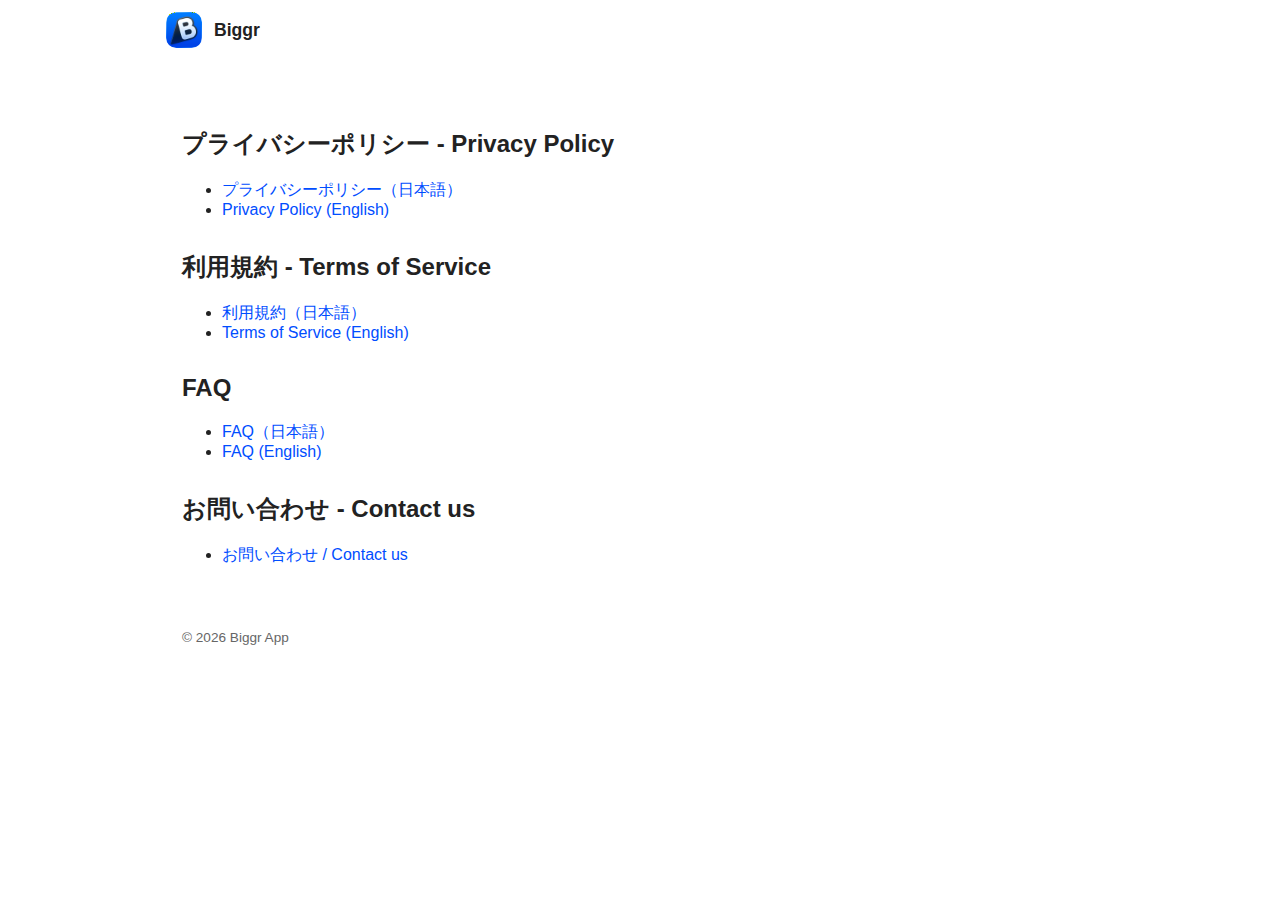
<file: docs/index.html>
<!DOCTYPE html>
<html lang="ja">
<head>
  <meta charset="UTF-8">
  <title>Biggr | Your workout, simply logged.</title>
  <meta name="viewport" content="width=device-width, initial-scale=1">
  <link rel="stylesheet" href="./css/style.css">
</head>
<body>
  <div class="container">
    <header class="app-header">
      <a class="app-brand" href="./index.html">
        <img src="./assets/app-icon.png" alt="Biggr app icon" class="app-icon">
        <span class="app-name">Biggr</span>
      </a>
    </header>

    <h2>プライバシーポリシー - Privacy Policy</h2>
    <ul>
      <li>
        <a href="./ja/privacypolicy.html" lang="ja">
          プライバシーポリシー（日本語）
        </a>
      </li>
      <li>
        <a href="./en/privacypolicy.html" lang="en">
          Privacy Policy (English)
        </a>
      </li>
    </ul>

    <h2>利用規約 - Terms of Service</h2>
    <ul>
      <li>
        <a href="./ja/terms.html" lang="ja">
          利用規約（日本語）
        </a>
      </li>
      <li>
        <a href="./en/terms.html" lang="en">
          Terms of Service (English)
        </a>
      </li>
    </ul>

    <h2>FAQ</h2>
    <ul>
      <li>
        <a href="./ja/faq.html" lang="ja">
          FAQ（日本語）
        </a>
      </li>
      <li>
        <a href="./en/faq.html" lang="en">
          FAQ (English)
        </a>
      </li>
    </ul>

    <h2>お問い合わせ - Contact us</h2>
    <ul>
      <li>
        <a href="https://docs.google.com/forms/d/e/1FAIpQLSfn-QEsVG_0EebNwjwPuYmaeMiJFlMFYcnPHDI1CLOmEyYKeA/viewform" lang="ja">
          お問い合わせ / Contact us
        </a>
      </li>
    </ul>

    <footer>
      © 2026 Biggr App
    </footer>
  </div>
</body>
</html>
</file>
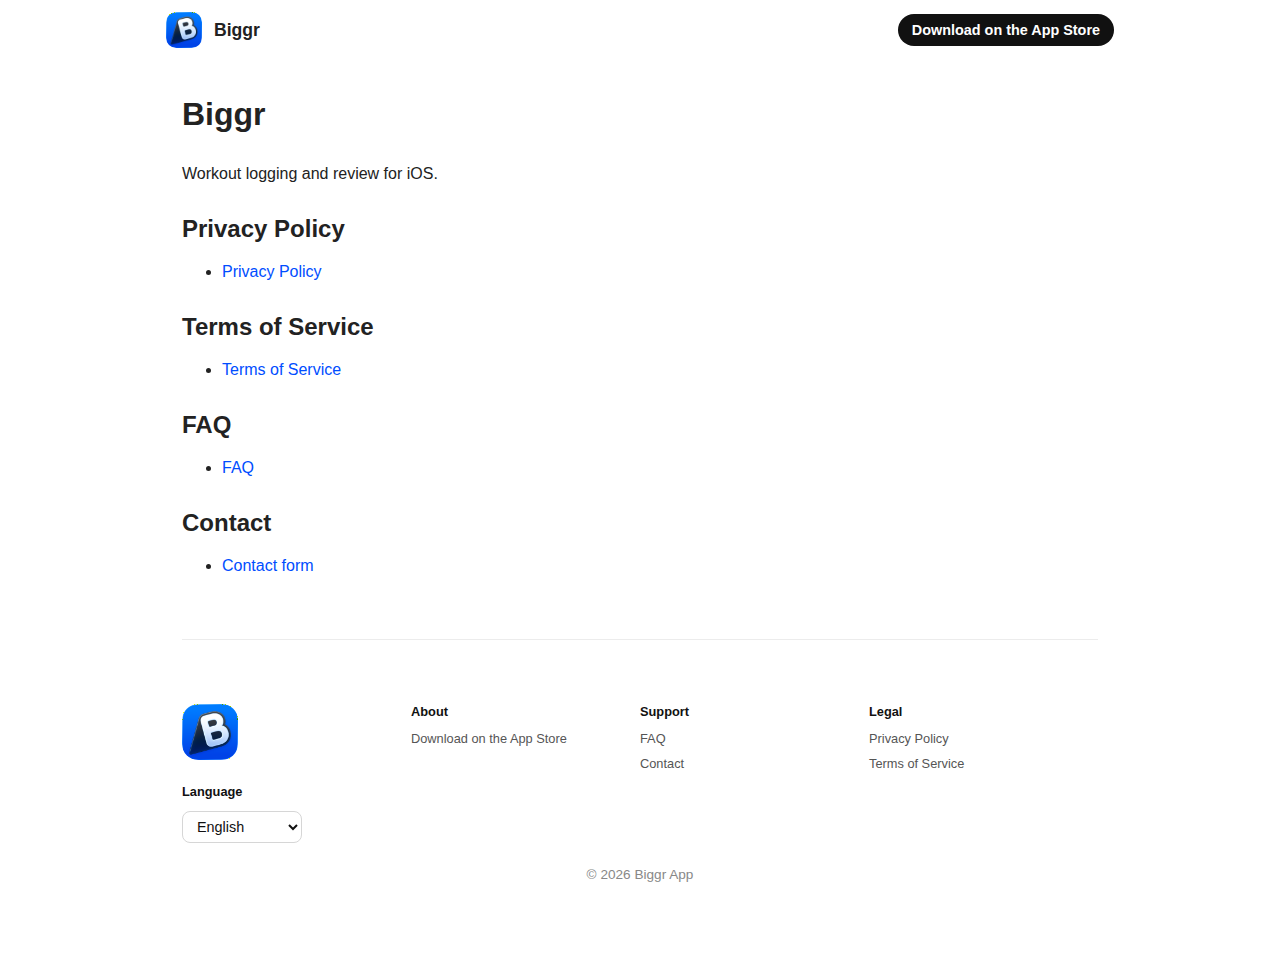
<file: docs/en/index.html>
<!DOCTYPE html>
<html lang="en">
<head>
  <meta charset="UTF-8">
  <title>Biggr | Your workout, simply logged.</title>
  <meta name="viewport" content="width=device-width, initial-scale=1">
  <link rel="stylesheet" href="../css/style.css">
</head>
<body>
  <div class="container">
        <header class="app-header">
      <a class="app-brand" href="./index.html">
        <img src="../assets/app-icon.png" alt="Biggr app icon" class="app-icon">
        <span class="app-name">Biggr</span>
      </a>
      <a class="app-cta" href="https://apps.apple.com/app/id6758259008">Download on the App Store</a>
    </header>

    <h1>Biggr</h1>
    <p>Workout logging and review for iOS.</p>

    <h2>Privacy Policy</h2>
    <ul>
      <li>
        <a href="./privacypolicy.html" lang="en">
          Privacy Policy
        </a>
      </li>
    </ul>

    <h2>Terms of Service</h2>
    <ul>
      <li>
        <a href="./terms.html" lang="en">
          Terms of Service
        </a>
      </li>
    </ul>

    <h2>FAQ</h2>
    <ul>
      <li>
        <a href="./faq.html" lang="en">
          FAQ
        </a>
      </li>
    </ul>

    <h2>Contact</h2>
    <ul>
      <li>
        <a href="https://docs.google.com/forms/d/e/1FAIpQLSfn-QEsVG_0EebNwjwPuYmaeMiJFlMFYcnPHDI1CLOmEyYKeA/viewform" lang="en">
          Contact form
        </a>
      </li>
    </ul>
    <hr class="footer-divider">

    <footer class="site-footer">
      <div class="footer-content">
        <div class="footer-brand">
          <img src="../assets/app-icon.png" alt="Biggr app icon" class="footer-icon">
          <div class="footer-lang">
            <p class="footer-title">Language</p>
            <select id="lang-select" class="footer-select" aria-label="Language" onchange="location.href=this.value;">
              <option value="../ja/index.html">日本語</option>
              <option value="./index.html" selected>English</option>
            </select>
          </div>
        </div>
        <div class="footer-column footer-about">
          <p class="footer-title">About</p>
          <div class="footer-list">
            <a href="https://apps.apple.com/app/id6758259008">Download on the App Store</a>
          </div>
        </div>
        <div class="footer-column footer-support">
          <p class="footer-title">Support</p>
          <div class="footer-list">
            <a href="./faq.html">FAQ</a>
            <a href="https://forms.gle/xawttwzNAxQLWsqz7" target="_blank" rel="noopener">Contact</a>
          </div>
        </div>
        <div class="footer-column footer-legal">
          <p class="footer-title">Legal</p>
          <div class="footer-list">
            <a href="./privacypolicy.html">Privacy Policy</a>
            <a href="./terms.html">Terms of Service</a>
          </div>
        </div>
      </div>
      <div class="footer-bottom">
        <p class="footer-meta">© 2026 Biggr App</p>
      </div>
    </footer>
  </div>
</body>
</html>
</file>
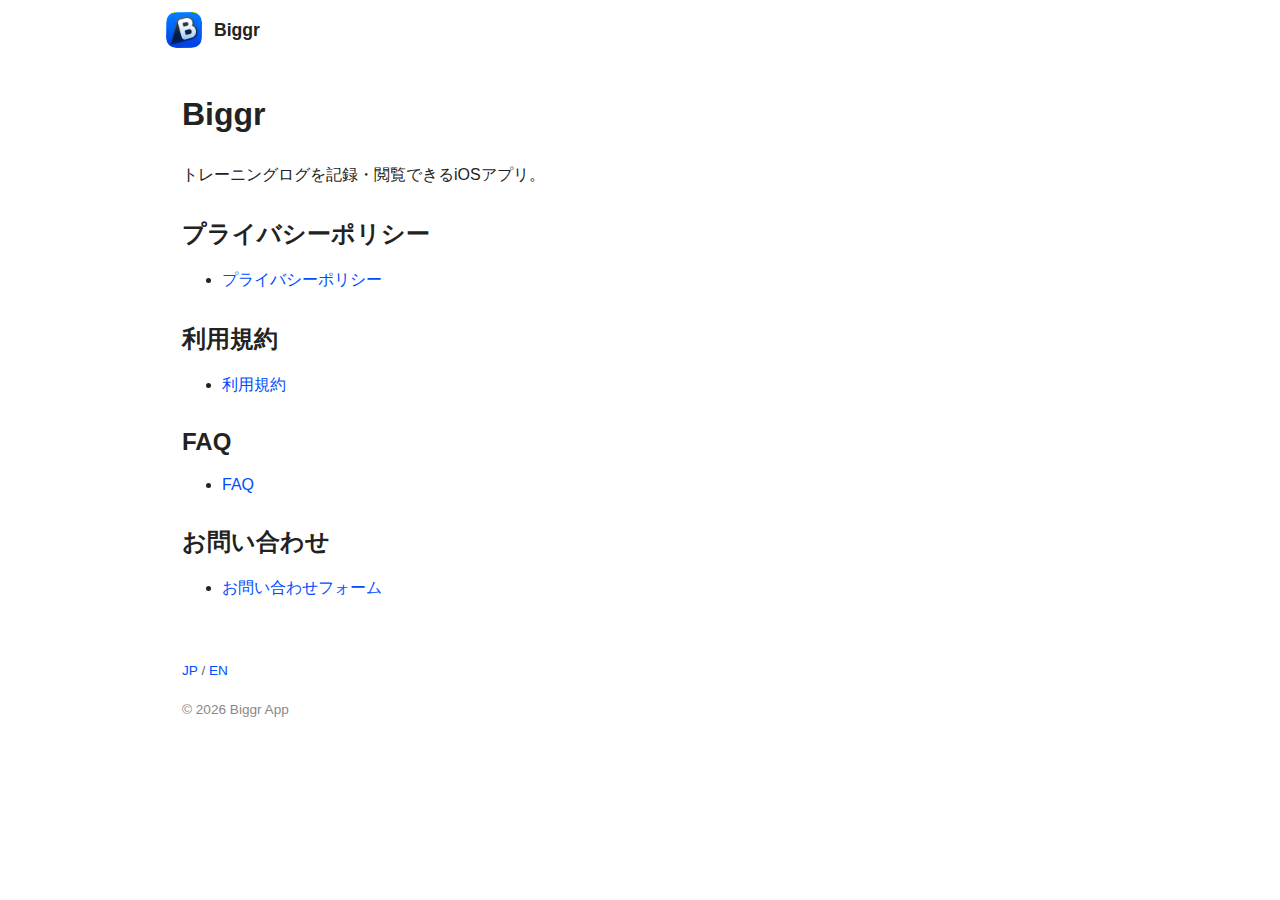
<file: docs/ja/index.html>
<!DOCTYPE html>
<html lang="ja">
<head>
  <meta charset="UTF-8">
  <title>Biggr | 筋トレ記録をシンプルに</title>
  <meta name="viewport" content="width=device-width, initial-scale=1">
  <link rel="stylesheet" href="../css/style.css">
</head>
<body>
  <div class="container">
    <header class="app-header">
      <a class="app-brand" href="./index.html">
        <img src="../assets/app-icon.png" alt="Biggr app icon" class="app-icon">
        <span class="app-name">Biggr</span>
      </a>
    </header>

    <h1>Biggr</h1>
    <p>トレーニングログを記録・閲覧できるiOSアプリ。</p>

    <h2>プライバシーポリシー</h2>
    <ul>
      <li>
        <a href="./privacypolicy.html" lang="ja">
          プライバシーポリシー
        </a>
      </li>
    </ul>

    <h2>利用規約</h2>
    <ul>
      <li>
        <a href="./terms.html" lang="ja">
          利用規約
        </a>
      </li>
    </ul>

    <h2>FAQ</h2>
    <ul>
      <li>
        <a href="./faq.html" lang="ja">
          FAQ
        </a>
      </li>
    </ul>

    <h2>お問い合わせ</h2>
    <ul>
      <li>
        <a href="https://docs.google.com/forms/d/e/1FAIpQLSfn-QEsVG_0EebNwjwPuYmaeMiJFlMFYcnPHDI1CLOmEyYKeA/viewform" lang="ja">
          お問い合わせフォーム
        </a>
      </li>
    </ul>

        <footer class="site-footer">
      <nav class="lang-switch" aria-label="Language">
        <a href="./index.html" lang="ja" aria-current="page">JP</a>
        <span class="lang-divider" aria-hidden="true">/</span>
        <a href="../en/index.html" lang="en">EN</a>
      </nav>
      <p class="footer-meta">© 2026 Biggr App</p>
    </footer>
  </div>
</body>
</html>
</file>
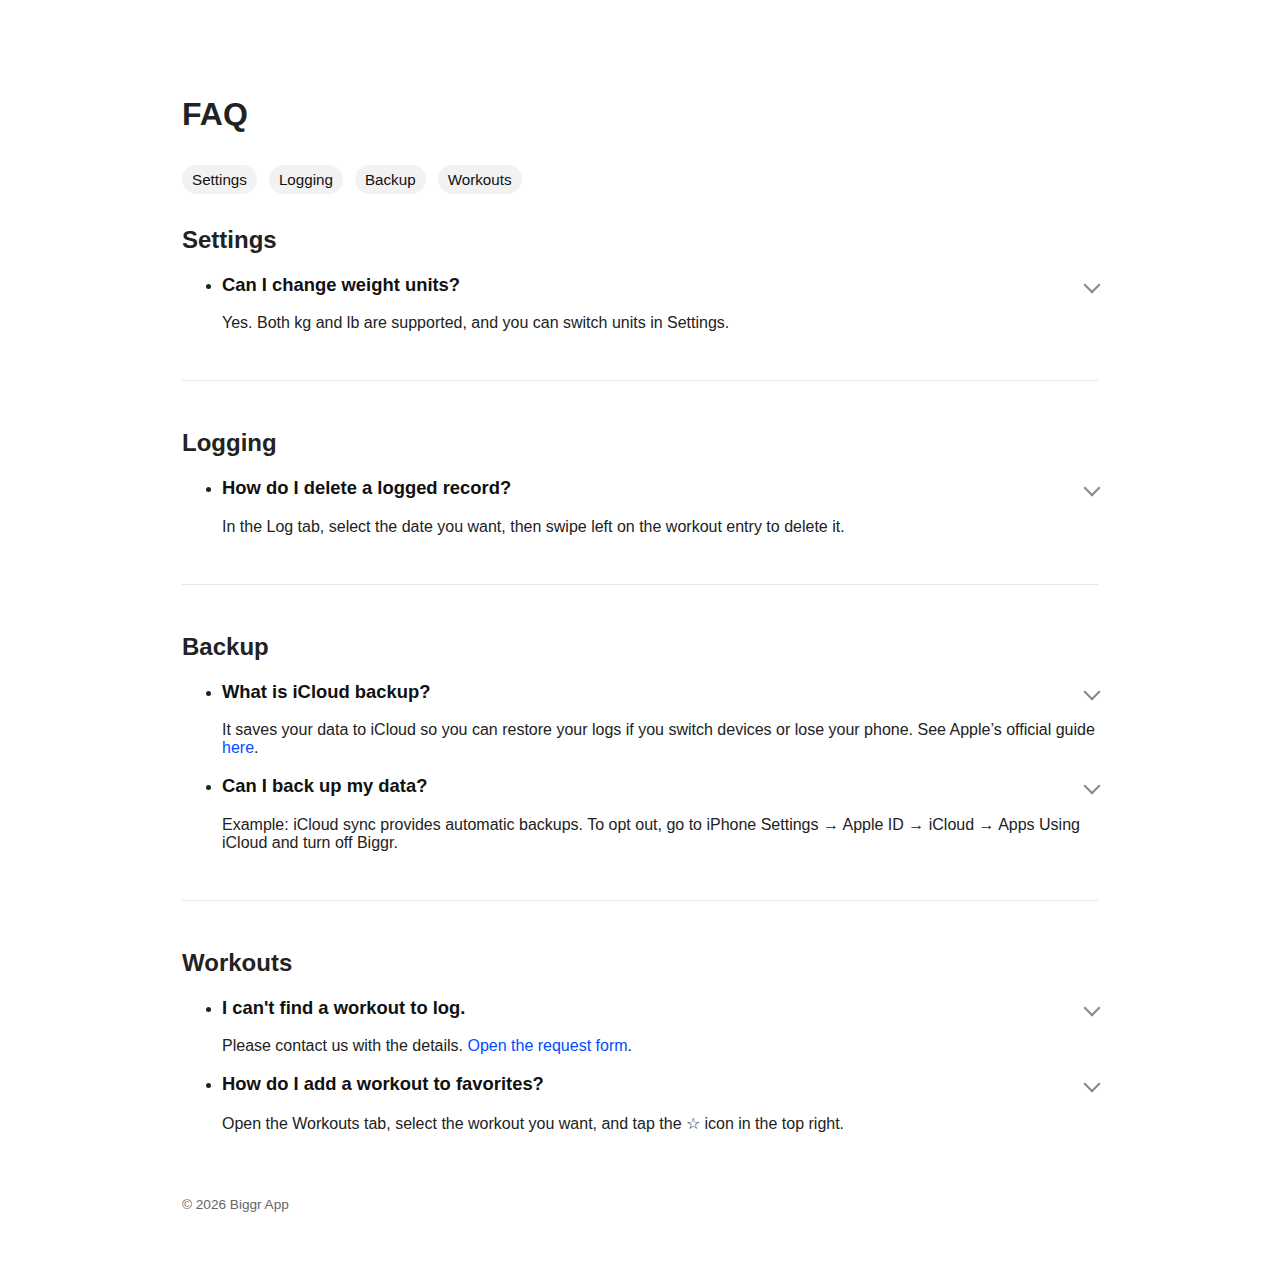
<file: docs/en/faq.html>
<!DOCTYPE html>
<html lang="en">
<head>
  <meta charset="UTF-8">
  <title>FAQ</title>
  <meta name="viewport" content="width=device-width, initial-scale=1">
  <link rel="stylesheet" href="../css/style.css">
</head>
<body>
  <div class="container">
    <h1>FAQ</h1>

    <ul class="faq-nav">
      <li><a href="#settings">Settings</a></li>
      <li><a href="#logging">Logging</a></li>
      <li><a href="#backup">Backup</a></li>
      <li><a href="#workouts">Workouts</a></li>
    </ul>

    <h2 id="settings">Settings</h2>
    <ul class="faq-list">
      <li>
        <p class="faq-question"><strong>Can I change weight units?</strong></p>
        <p>Yes. Both kg and lb are supported, and you can switch units in Settings.</p>
      </li>
    </ul>

    <hr class="faq-divider">

    <h2 id="logging">Logging</h2>
    <ul class="faq-list">
      <li>
        <p class="faq-question"><strong>How do I delete a logged record?</strong></p>
        <p>In the Log tab, select the date you want, then swipe left on the workout entry to delete it.</p>
      </li>
    </ul>

    <hr class="faq-divider">

    <h2 id="backup">Backup</h2>
    <ul class="faq-list">
      <li>
        <p class="faq-question"><strong>What is iCloud backup?</strong></p>
        <p>It saves your data to iCloud so you can restore your logs if you switch devices or lose your phone. See Apple’s official guide <a href="https://support.apple.com/ja-jp/108922#backups" target="_blank" rel="noopener">here</a>.</p>
      </li>
      <li>
        <p class="faq-question"><strong>Can I back up my data?</strong></p>
        <p>Example: iCloud sync provides automatic backups. To opt out, go to iPhone Settings → Apple ID → iCloud → Apps Using iCloud and turn off Biggr.</p>
      </li>
    </ul>

    <hr class="faq-divider">

    <h2 id="workouts">Workouts</h2>
    <ul class="faq-list">
      <li>
        <p class="faq-question"><strong>I can't find a workout to log.</strong></p>
        <p>Please contact us with the details. <a href="https://forms.gle/g3vNqFmwHUp5SP5a6" target="_blank" rel="noopener">Open the request form</a>.</p>
      </li>
      <li>
        <p class="faq-question"><strong>How do I add a workout to favorites?</strong></p>
        <p>Open the Workouts tab, select the workout you want, and tap the ☆ icon in the top right.</p>
      </li>
    </ul>

    <footer>
      © 2026 Biggr App
    </footer>
  </div>
</body>
</html>
</file>
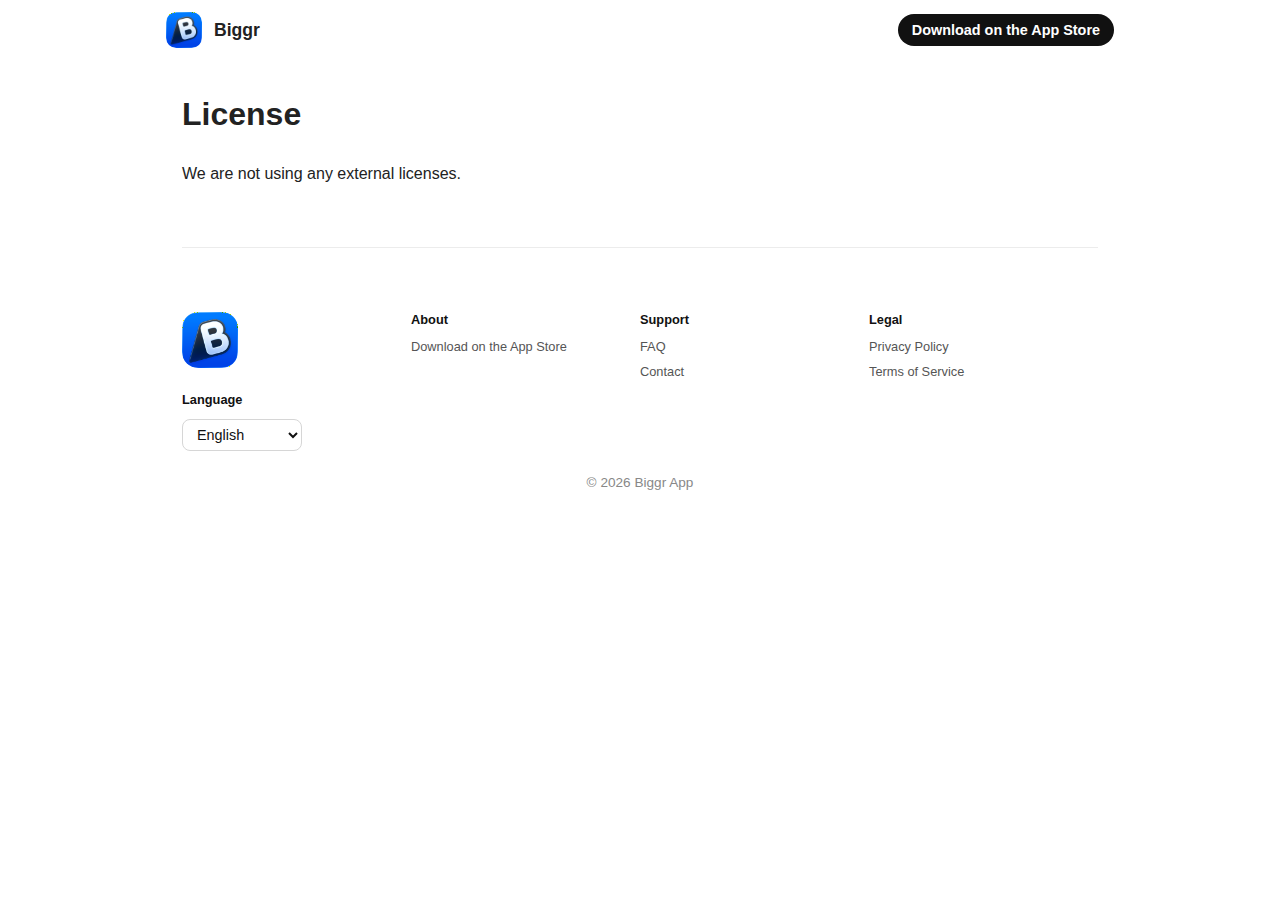
<file: docs/en/licenses.html>
<!DOCTYPE html>
<html lang="en">
<head>
  <meta charset="UTF-8">
  <title>License</title>
  <meta name="viewport" content="width=device-width, initial-scale=1">
  <link rel="stylesheet" href="../css/style.css">
</head>
<body>
  <div class="container">
        <header class="app-header">
      <a class="app-brand" href="./index.html">
        <img src="../assets/app-icon.png" alt="Biggr app icon" class="app-icon">
        <span class="app-name">Biggr</span>
      </a>
      <a class="app-cta" href="https://apps.apple.com/app/id6758259008">Download on the App Store</a>
    </header>

    <h1>License</h1>
    <p>
      We are not using any external licenses.
    </p>
    <hr class="footer-divider">

    <footer class="site-footer">
      <div class="footer-content">
        <div class="footer-brand">
          <img src="../assets/app-icon.png" alt="Biggr app icon" class="footer-icon">
          <div class="footer-lang">
            <p class="footer-title">Language</p>
            <select id="lang-select" class="footer-select" aria-label="Language" onchange="location.href=this.value;">
              <option value="../ja/licenses.html">日本語</option>
              <option value="./licenses.html" selected>English</option>
            </select>
          </div>
        </div>
        <div class="footer-column footer-about">
          <p class="footer-title">About</p>
          <div class="footer-list">
            <a href="https://apps.apple.com/app/id6758259008">Download on the App Store</a>
          </div>
        </div>
        <div class="footer-column footer-support">
          <p class="footer-title">Support</p>
          <div class="footer-list">
            <a href="./faq.html">FAQ</a>
            <a href="https://forms.gle/xawttwzNAxQLWsqz7" target="_blank" rel="noopener">Contact</a>
          </div>
        </div>
        <div class="footer-column footer-legal">
          <p class="footer-title">Legal</p>
          <div class="footer-list">
            <a href="./privacypolicy.html">Privacy Policy</a>
            <a href="./terms.html">Terms of Service</a>
          </div>
        </div>
      </div>
      <div class="footer-bottom">
        <p class="footer-meta">© 2026 Biggr App</p>
      </div>
    </footer>
  </div>
</body>
</html>
</file>
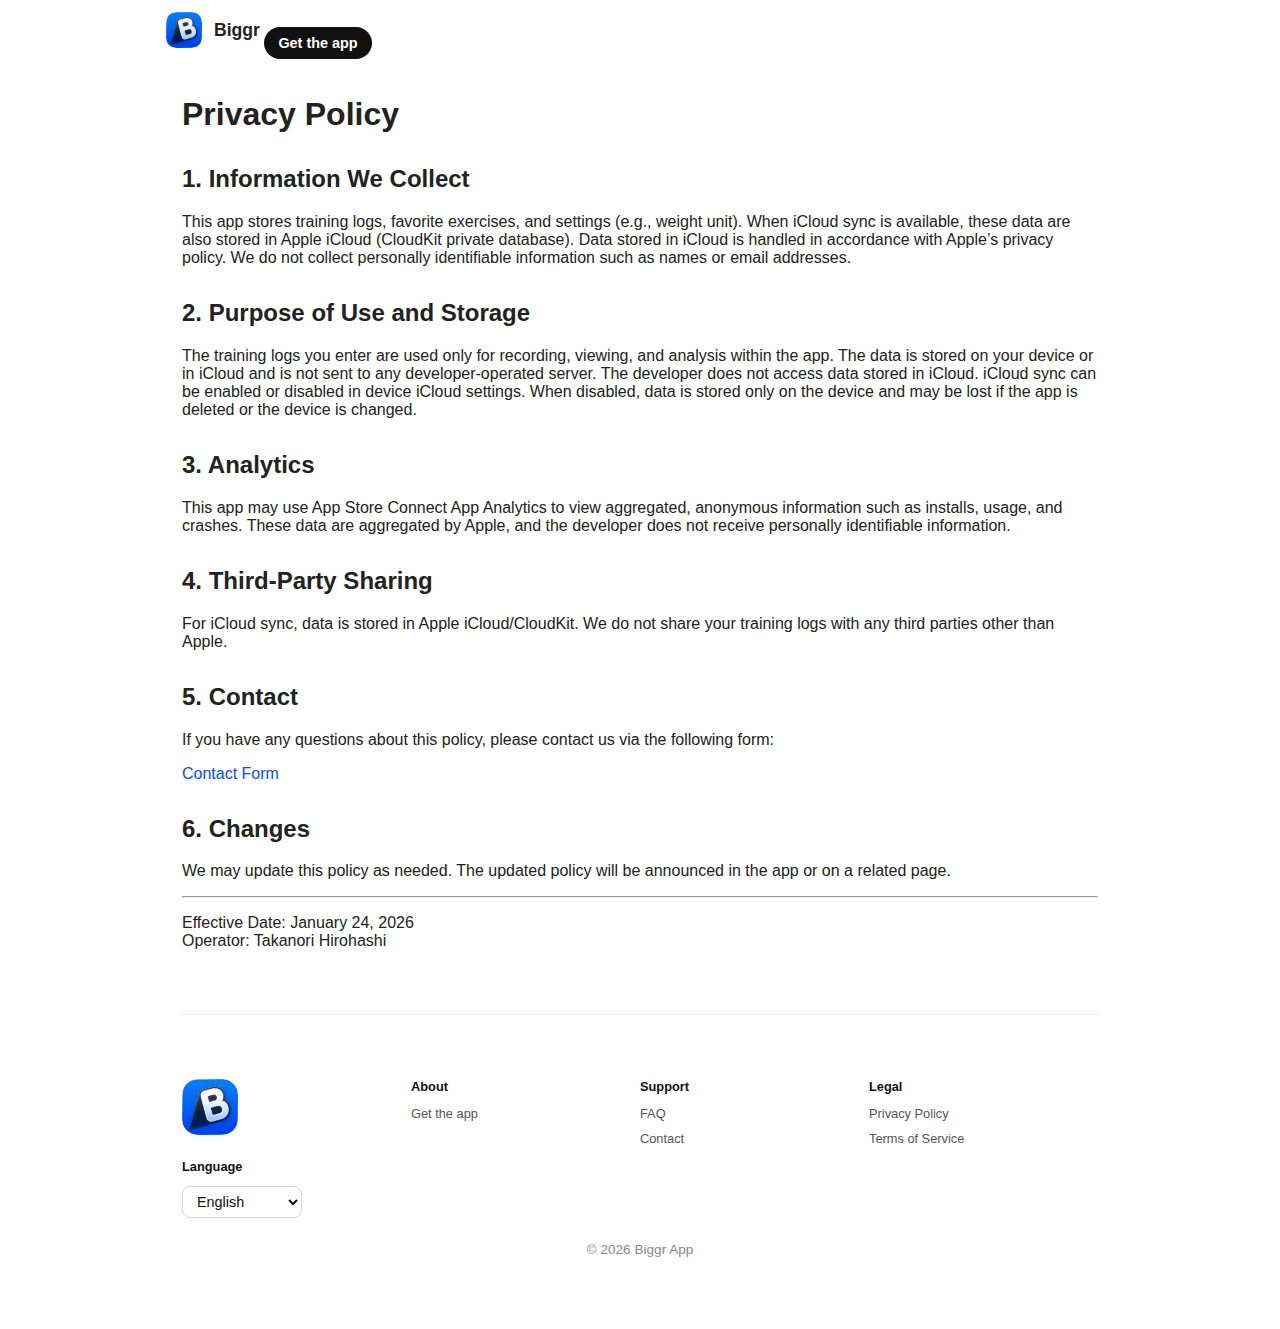
<file: docs/en/privacypolicy.html>
<!DOCTYPE html>
<html lang="en">
<head>
  <meta charset="UTF-8">
  <title>Privacy Policy</title>
  <meta name="viewport" content="width=device-width, initial-scale=1">
  <link rel="stylesheet" href="../css/style.css">
</head>
<body>
  <div class="container">
        <header class="app-header">
      <div class="app-header-inner">
      <a class="app-brand" href="./index.html">
        <img src="../assets/app/app-icon.png" alt="Biggr app icon" class="app-icon">
        <span class="app-name">Biggr</span>
      </a>
      <a class="app-cta" href="https://apps.apple.com/app/id6758259008">Get the app</a>
          </div>
    </header>

    <main class="main-content">

    <h1>Privacy Policy</h1>

    <h2>1. Information We Collect</h2>
    <p>
      This app stores training logs, favorite exercises, and settings (e.g., weight unit).
      When iCloud sync is available, these data are also stored in Apple iCloud (CloudKit private database).
      Data stored in iCloud is handled in accordance with Apple’s privacy policy.
      We do not collect personally identifiable information such as names or email addresses.
    </p>

    <h2>2. Purpose of Use and Storage</h2>
    <p>
      The training logs you enter are used only for recording, viewing, and analysis within the app.
      The data is stored on your device or in iCloud and is not sent to any developer-operated server.
      The developer does not access data stored in iCloud.
      iCloud sync can be enabled or disabled in device iCloud settings. When disabled, data is stored only on the device and may be lost if the app is deleted or the device is changed.
    </p>

    <h2>3. Analytics</h2>
    <p>
      This app may use App Store Connect App Analytics to view aggregated, anonymous information
      such as installs, usage, and crashes.
      These data are aggregated by Apple, and the developer does not receive personally identifiable information.
    </p>

    <h2>4. Third-Party Sharing</h2>
    <p>
      For iCloud sync, data is stored in Apple iCloud/CloudKit.
      We do not share your training logs with any third parties other than Apple.
    </p>

    <h2>5. Contact</h2>
    <p>
      If you have any questions about this policy, please contact us via the following form:
    </p>
    <p>
      <a href="https://forms.gle/xawttwzNAxQLWsqz7" target="_blank" rel="noopener">
        Contact Form
      </a>
    </p>

    <h2>6. Changes</h2>
    <p>
      We may update this policy as needed.
      The updated policy will be announced in the app or on a related page.
    </p>

    <hr>

    <p>
      Effective Date: January 24, 2026<br>
      Operator: Takanori Hirohashi
    </p>
    </main>

    <hr class="footer-divider">

    <footer class="site-footer">
      <div class="footer-content">
        <div class="footer-brand">
          <img src="../assets/app/app-icon.png" alt="Biggr app icon" class="footer-icon">
          <div class="footer-lang">
            <p class="footer-title">Language</p>
            <select id="lang-select" class="footer-select" aria-label="Language" onchange="location.href=this.value;">
              <option value="../ja/privacypolicy.html">日本語</option>
              <option value="./privacypolicy.html" selected>English</option>
            </select>
          </div>
        </div>
        <div class="footer-column footer-about">
          <p class="footer-title">About</p>
          <div class="footer-list">
            <a href="https://apps.apple.com/app/id6758259008">Get the app</a>
          </div>
        </div>
        <div class="footer-column footer-support">
          <p class="footer-title">Support</p>
          <div class="footer-list">
            <a href="./faq.html">FAQ</a>
            <a href="https://forms.gle/xawttwzNAxQLWsqz7" target="_blank" rel="noopener">Contact</a>
          </div>
        </div>
        <div class="footer-column footer-legal">
          <p class="footer-title">Legal</p>
          <div class="footer-list">
            <a href="./privacypolicy.html">Privacy Policy</a>
            <a href="./terms.html">Terms of Service</a>
          </div>
        </div>
      </div>
      <div class="footer-bottom">
        <p class="footer-meta">© 2026 Biggr App</p>
      </div>
    </footer>
  </div>
</body>
</html>
</file>
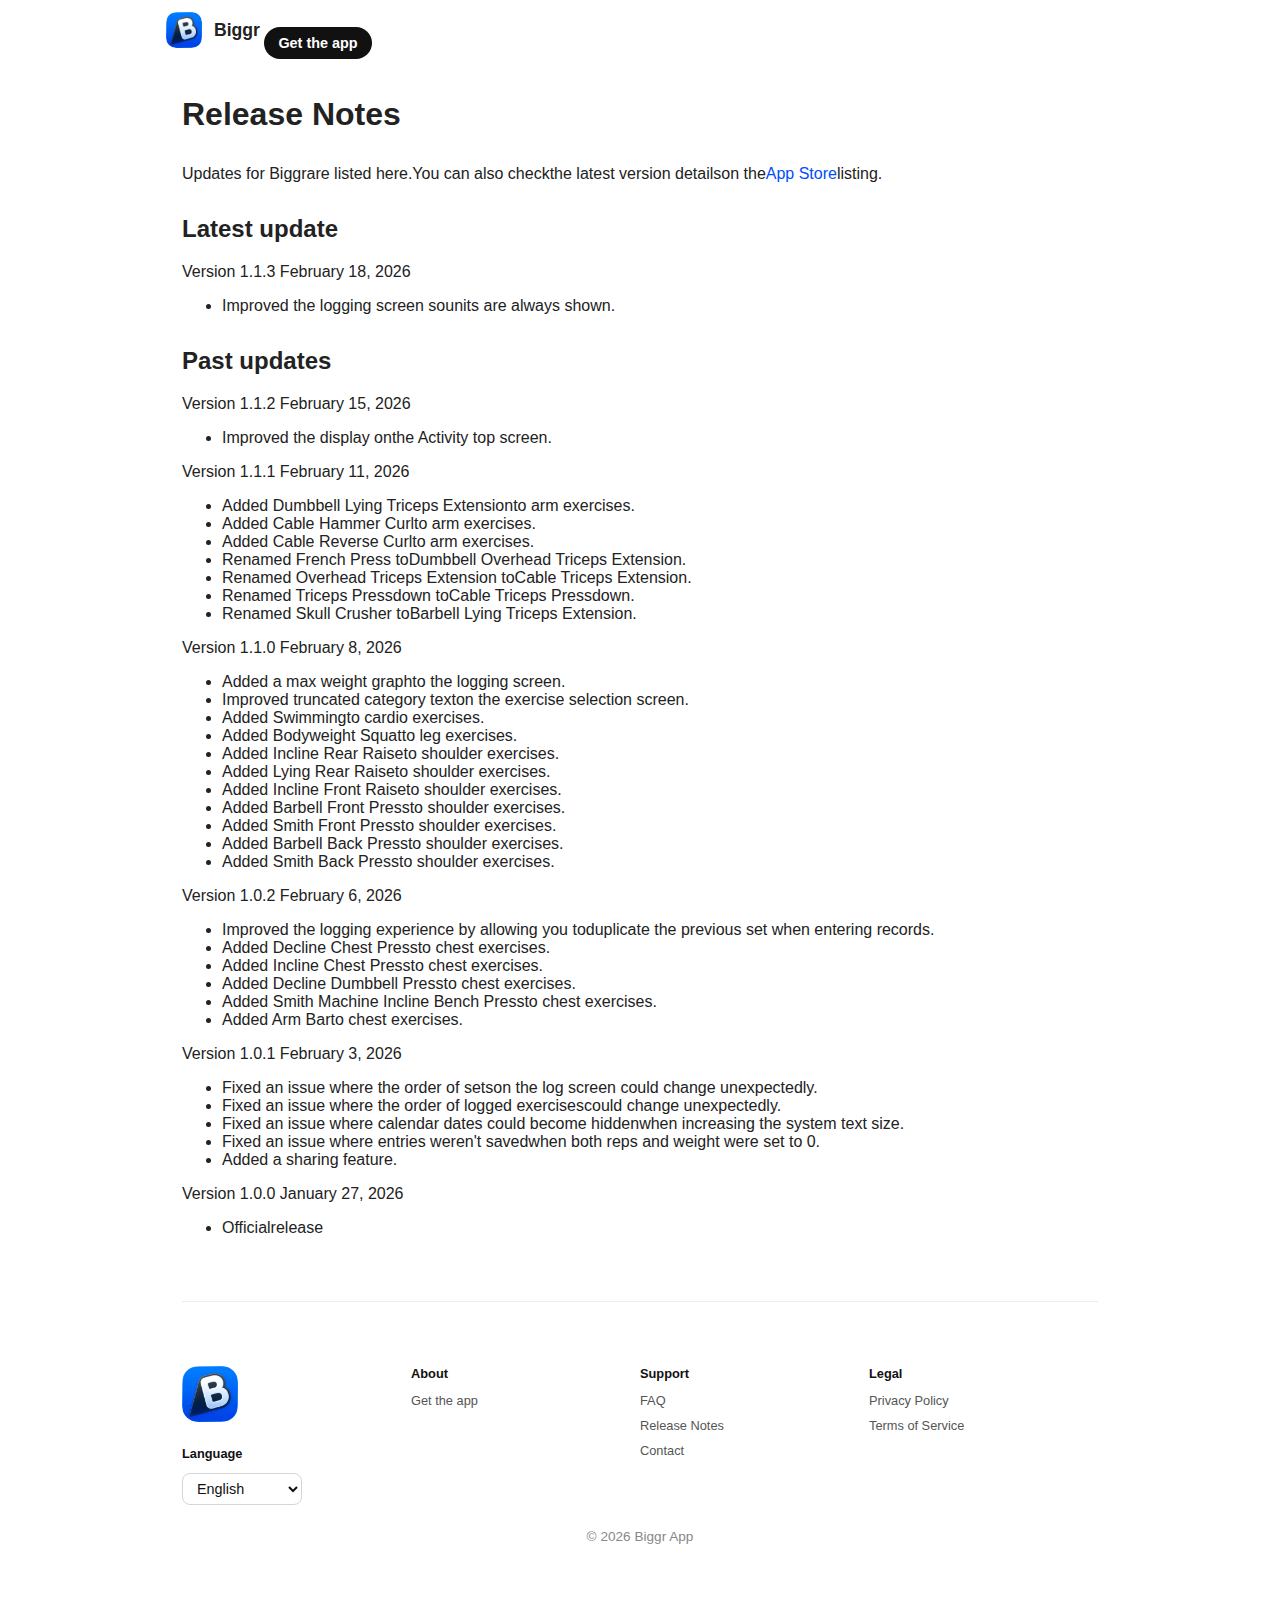
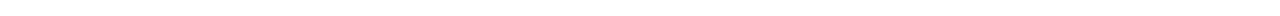
<file: docs/en/releasenotes.html>
<!DOCTYPE html>
<html lang="en">
<head>
  <meta charset="UTF-8">
  <title>Release Notes</title>
  <meta name="viewport" content="width=device-width, initial-scale=1">
  <link rel="apple-touch-icon" sizes="180x180" href="../assets/favicon/apple-touch-icon.png">
  <link rel="icon" type="image/png" sizes="32x32" href="../assets/favicon/favicon-32.png">
  <link rel="icon" type="image/png" sizes="16x16" href="../assets/favicon/favicon-16.png">
  <link rel="manifest" href="../site.webmanifest">
  <link rel="stylesheet" href="../css/style.css">
</head>
<body class="release-notes-page">
  <div class="container">
        <header class="app-header">
      <div class="app-header-inner">
      <a class="app-brand" href="./index.html">
        <img src="../assets/app/app-icon.png" alt="Biggr app icon" class="app-icon">
        <span class="app-name">Biggr</span>
      </a>
      <a class="app-cta" href="https://apps.apple.com/app/id6758259008">Get the app</a>
          </div>
    </header>

    <main class="main-content">

    <h1>Release Notes</h1>
    <p class="release-lead">
      <span class="copy-line">Updates for Biggr</span><span class="copy-line">are listed here.</span><span class="copy-line">You can also check</span><span class="copy-line">the latest version details</span><span class="copy-line">on the</span><span class="copy-line"><a href="https://apps.apple.com/app/id6758259008">App Store</a></span><span class="copy-line">listing.</span>
    </p>

    <section class="release-section">
      <h2>Latest update</h2>
      <div class="release-entry">
        <div class="release-head">
          <span class="release-version">Version 1.1.3</span>
          <time class="release-date" datetime="2026-02-18">February 18, 2026</time>
        </div>
        <ul class="release-list">
          <li><span class="copy-line">Improved the logging screen so</span><span class="copy-line">units are always shown.</span></li>
        </ul>
      </div>
    </section>

    <section class="release-section">
      <h2>Past updates</h2>
      <div class="release-entry">
        <div class="release-head">
          <span class="release-version">Version 1.1.2</span>
          <time class="release-date" datetime="2026-02-15">February 15, 2026</time>
        </div>
        <ul class="release-list">
          <li><span class="copy-line">Improved the display on</span><span class="copy-line">the Activity top screen.</span></li>
        </ul>
      </div>
      <div class="release-entry">
        <div class="release-head">
          <span class="release-version">Version 1.1.1</span>
          <time class="release-date" datetime="2026-02-11">February 11, 2026</time>
        </div>
        <ul class="release-list">
          <li><span class="copy-line">Added Dumbbell Lying Triceps Extension</span><span class="copy-line">to arm exercises.</span></li>
          <li><span class="copy-line">Added Cable Hammer Curl</span><span class="copy-line">to arm exercises.</span></li>
          <li><span class="copy-line">Added Cable Reverse Curl</span><span class="copy-line">to arm exercises.</span></li>
          <li><span class="copy-line">Renamed French Press to</span><span class="copy-line">Dumbbell Overhead Triceps Extension.</span></li>
          <li><span class="copy-line">Renamed Overhead Triceps Extension to</span><span class="copy-line">Cable Triceps Extension.</span></li>
          <li><span class="copy-line">Renamed Triceps Pressdown to</span><span class="copy-line">Cable Triceps Pressdown.</span></li>
          <li><span class="copy-line">Renamed Skull Crusher to</span><span class="copy-line">Barbell Lying Triceps Extension.</span></li>
        </ul>
      </div>
      <div class="release-entry">
        <div class="release-head">
          <span class="release-version">Version 1.1.0</span>
          <time class="release-date" datetime="2026-02-08">February 8, 2026</time>
        </div>
        <ul class="release-list">
          <li><span class="copy-line">Added a max weight graph</span><span class="copy-line">to the logging screen.</span></li>
          <li><span class="copy-line">Improved truncated category text</span><span class="copy-line">on the exercise selection screen.</span></li>
          <li><span class="copy-line">Added Swimming</span><span class="copy-line">to cardio exercises.</span></li>
          <li><span class="copy-line">Added Bodyweight Squat</span><span class="copy-line">to leg exercises.</span></li>
          <li><span class="copy-line">Added Incline Rear Raise</span><span class="copy-line">to shoulder exercises.</span></li>
          <li><span class="copy-line">Added Lying Rear Raise</span><span class="copy-line">to shoulder exercises.</span></li>
          <li><span class="copy-line">Added Incline Front Raise</span><span class="copy-line">to shoulder exercises.</span></li>
          <li><span class="copy-line">Added Barbell Front Press</span><span class="copy-line">to shoulder exercises.</span></li>
          <li><span class="copy-line">Added Smith Front Press</span><span class="copy-line">to shoulder exercises.</span></li>
          <li><span class="copy-line">Added Barbell Back Press</span><span class="copy-line">to shoulder exercises.</span></li>
          <li><span class="copy-line">Added Smith Back Press</span><span class="copy-line">to shoulder exercises.</span></li>
        </ul>
      </div>
      <div class="release-entry">
        <div class="release-head">
          <span class="release-version">Version 1.0.2</span>
          <time class="release-date" datetime="2026-02-06">February 6, 2026</time>
        </div>
        <ul class="release-list">
          <li><span class="copy-line">Improved the logging experience by allowing you to</span><span class="copy-line">duplicate the previous set when entering records.</span></li>
          <li><span class="copy-line">Added Decline Chest Press</span><span class="copy-line">to chest exercises.</span></li>
          <li><span class="copy-line">Added Incline Chest Press</span><span class="copy-line">to chest exercises.</span></li>
          <li><span class="copy-line">Added Decline Dumbbell Press</span><span class="copy-line">to chest exercises.</span></li>
          <li><span class="copy-line">Added Smith Machine Incline Bench Press</span><span class="copy-line">to chest exercises.</span></li>
          <li><span class="copy-line">Added Arm Bar</span><span class="copy-line">to chest exercises.</span></li>
        </ul>
      </div>
      <div class="release-entry">
        <div class="release-head">
          <span class="release-version">Version 1.0.1</span>
          <time class="release-date" datetime="2026-02-03">February 3, 2026</time>
        </div>
        <ul class="release-list">
          <li><span class="copy-line">Fixed an issue where the order of sets</span><span class="copy-line">on the log screen could change unexpectedly.</span></li>
          <li><span class="copy-line">Fixed an issue where the order of logged exercises</span><span class="copy-line">could change unexpectedly.</span></li>
          <li><span class="copy-line">Fixed an issue where calendar dates could become hidden</span><span class="copy-line">when increasing the system text size.</span></li>
          <li><span class="copy-line">Fixed an issue where entries weren't saved</span><span class="copy-line">when both reps and weight were set to 0.</span></li>
          <li><span class="copy-line">Added a sharing feature.</span></li>
        </ul>
      </div>
      <div class="release-entry">
        <div class="release-head">
          <span class="release-version">Version 1.0.0</span>
          <time class="release-date" datetime="2026-01-27">January 27, 2026</time>
        </div>
        <ul class="release-list">
          <li><span class="copy-line">Official</span><span class="copy-line">release</span></li>
        </ul>
      </div>
    </section>
    </main>

    <hr class="footer-divider">

    <footer class="site-footer">
      <div class="footer-content">
        <div class="footer-brand">
          <img src="../assets/app/app-icon.png" alt="Biggr app icon" class="footer-icon">
          <div class="footer-lang">
            <p class="footer-title">Language</p>
            <select id="lang-select" class="footer-select" aria-label="Language" onchange="location.href=this.value;">
              <option value="../ja/releasenotes.html">日本語</option>
              <option value="./releasenotes.html" selected>English</option>
            </select>
          </div>
        </div>
        <div class="footer-column footer-about">
          <p class="footer-title">About</p>
          <div class="footer-list">
            <a href="https://apps.apple.com/app/id6758259008">Get the app</a>
          </div>
        </div>
        <div class="footer-column footer-support">
          <p class="footer-title">Support</p>
          <div class="footer-list">
            <a href="./faq.html">FAQ</a>
            <a href="./releasenotes.html">Release Notes</a>
            <a href="https://forms.gle/xawttwzNAxQLWsqz7" target="_blank" rel="noopener">Contact</a>
          </div>
        </div>
        <div class="footer-column footer-legal">
          <p class="footer-title">Legal</p>
          <div class="footer-list">
            <a href="./privacypolicy.html">Privacy Policy</a>
            <a href="./terms.html">Terms of Service</a>
          </div>
        </div>
      </div>
      <div class="footer-bottom">
        <p class="footer-meta">© 2026 Biggr App</p>
      </div>
    </footer>
  </div>
</body>
</html>
</file>
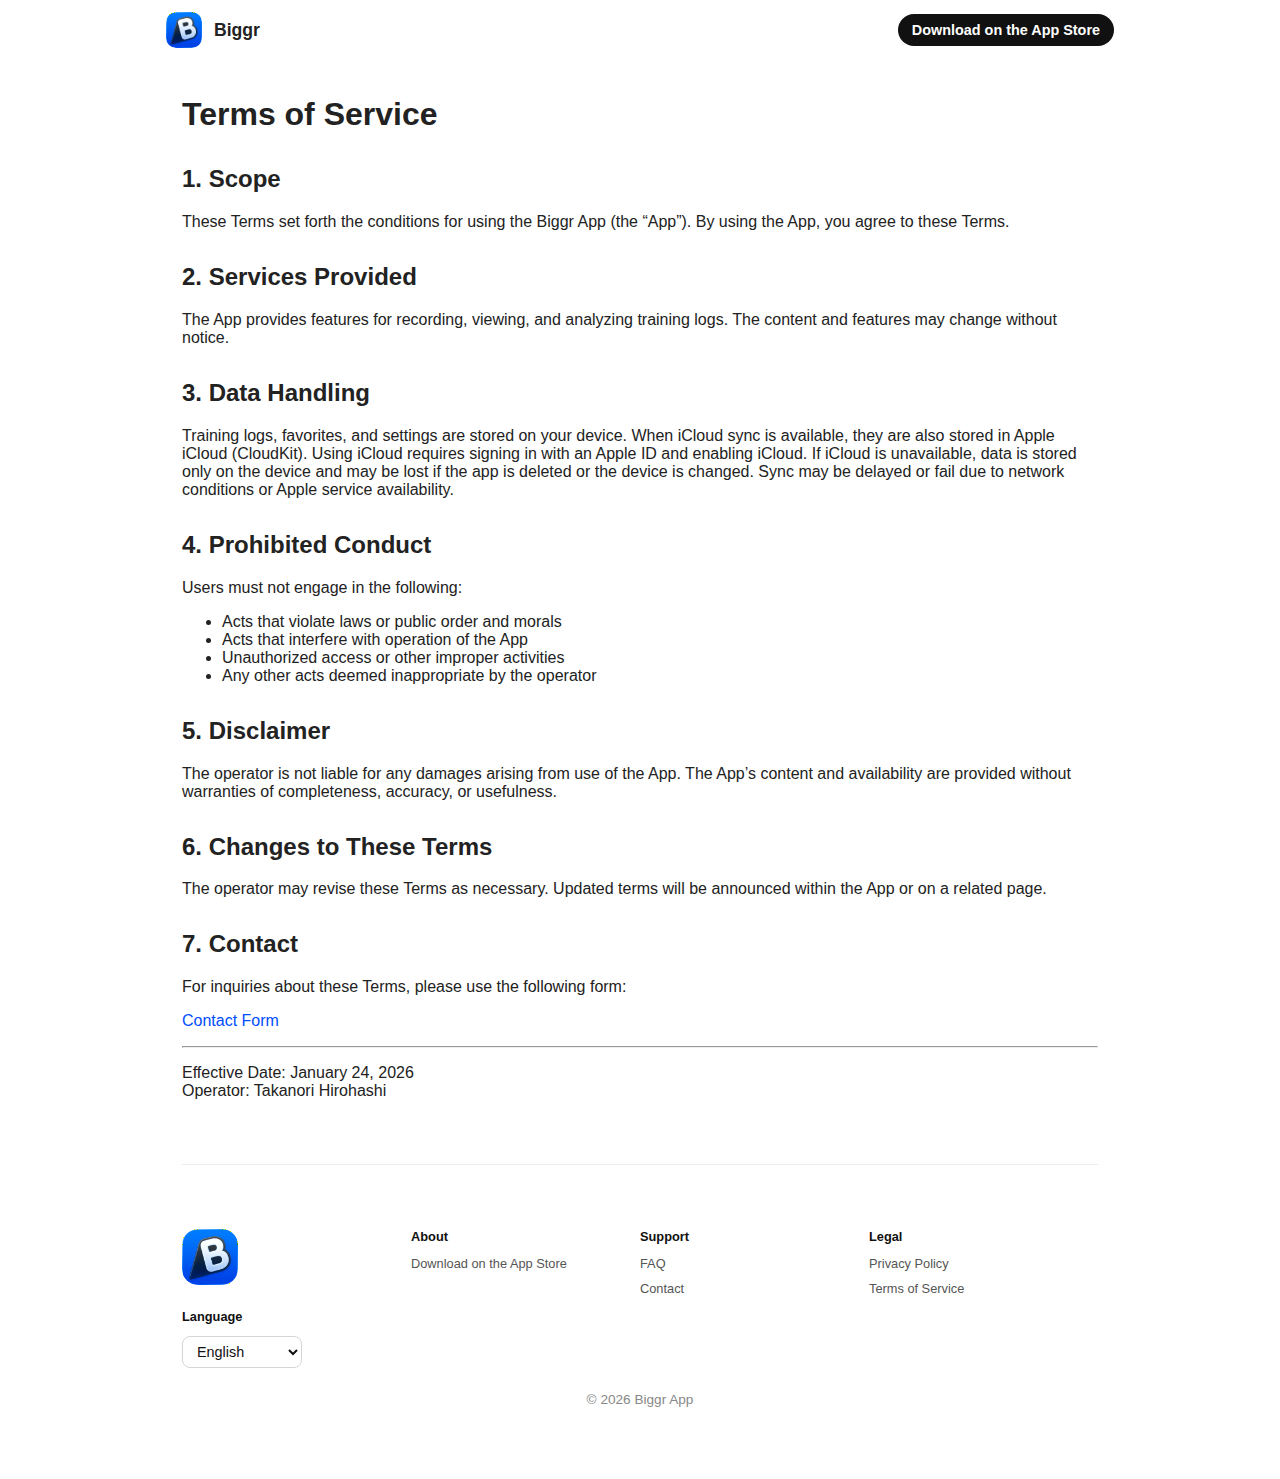
<file: docs/en/terms.html>
<!DOCTYPE html>
<html lang="en">
<head>
  <meta charset="UTF-8">
  <title>Terms of Service</title>
  <meta name="viewport" content="width=device-width, initial-scale=1">
  <link rel="stylesheet" href="../css/style.css">
</head>
<body>
  <div class="container">
        <header class="app-header">
      <a class="app-brand" href="./index.html">
        <img src="../assets/app-icon.png" alt="Biggr app icon" class="app-icon">
        <span class="app-name">Biggr</span>
      </a>
      <a class="app-cta" href="https://apps.apple.com/app/id6758259008">Download on the App Store</a>
    </header>

    <h1>Terms of Service</h1>

    <h2>1. Scope</h2>
    <p>
      These Terms set forth the conditions for using the Biggr App (the “App”).
      By using the App, you agree to these Terms.
    </p>

    <h2>2. Services Provided</h2>
    <p>
      The App provides features for recording, viewing, and analyzing training logs.
      The content and features may change without notice.
    </p>

    <h2>3. Data Handling</h2>
    <p>
      Training logs, favorites, and settings are stored on your device.
      When iCloud sync is available, they are also stored in Apple iCloud (CloudKit).
      Using iCloud requires signing in with an Apple ID and enabling iCloud.
      If iCloud is unavailable, data is stored only on the device and may be lost if the app is deleted or the device is changed.
      Sync may be delayed or fail due to network conditions or Apple service availability.
    </p>

    <h2>4. Prohibited Conduct</h2>
    <p>Users must not engage in the following:</p>
    <ul>
      <li>Acts that violate laws or public order and morals</li>
      <li>Acts that interfere with operation of the App</li>
      <li>Unauthorized access or other improper activities</li>
      <li>Any other acts deemed inappropriate by the operator</li>
    </ul>

    <h2>5. Disclaimer</h2>
    <p>
      The operator is not liable for any damages arising from use of the App.
      The App’s content and availability are provided without warranties of completeness,
      accuracy, or usefulness.
    </p>

    <h2>6. Changes to These Terms</h2>
    <p>
      The operator may revise these Terms as necessary.
      Updated terms will be announced within the App or on a related page.
    </p>

    <h2>7. Contact</h2>
    <p>
      For inquiries about these Terms, please use the following form:
    </p>
    <p>
      <a href="https://forms.gle/xawttwzNAxQLWsqz7" target="_blank" rel="noopener">
        Contact Form
      </a>
    </p>

    <hr>

    <p>
      Effective Date: January 24, 2026<br>
      Operator: Takanori Hirohashi
    </p>
    <hr class="footer-divider">

    <footer class="site-footer">
      <div class="footer-content">
        <div class="footer-brand">
          <img src="../assets/app-icon.png" alt="Biggr app icon" class="footer-icon">
          <div class="footer-lang">
            <p class="footer-title">Language</p>
            <select id="lang-select" class="footer-select" aria-label="Language" onchange="location.href=this.value;">
              <option value="../ja/terms.html">日本語</option>
              <option value="./terms.html" selected>English</option>
            </select>
          </div>
        </div>
        <div class="footer-column footer-about">
          <p class="footer-title">About</p>
          <div class="footer-list">
            <a href="https://apps.apple.com/app/id6758259008">Download on the App Store</a>
          </div>
        </div>
        <div class="footer-column footer-support">
          <p class="footer-title">Support</p>
          <div class="footer-list">
            <a href="./faq.html">FAQ</a>
            <a href="https://forms.gle/xawttwzNAxQLWsqz7" target="_blank" rel="noopener">Contact</a>
          </div>
        </div>
        <div class="footer-column footer-legal">
          <p class="footer-title">Legal</p>
          <div class="footer-list">
            <a href="./privacypolicy.html">Privacy Policy</a>
            <a href="./terms.html">Terms of Service</a>
          </div>
        </div>
      </div>
      <div class="footer-bottom">
        <p class="footer-meta">© 2026 Biggr App</p>
      </div>
    </footer>
  </div>
</body>
</html>
</file>
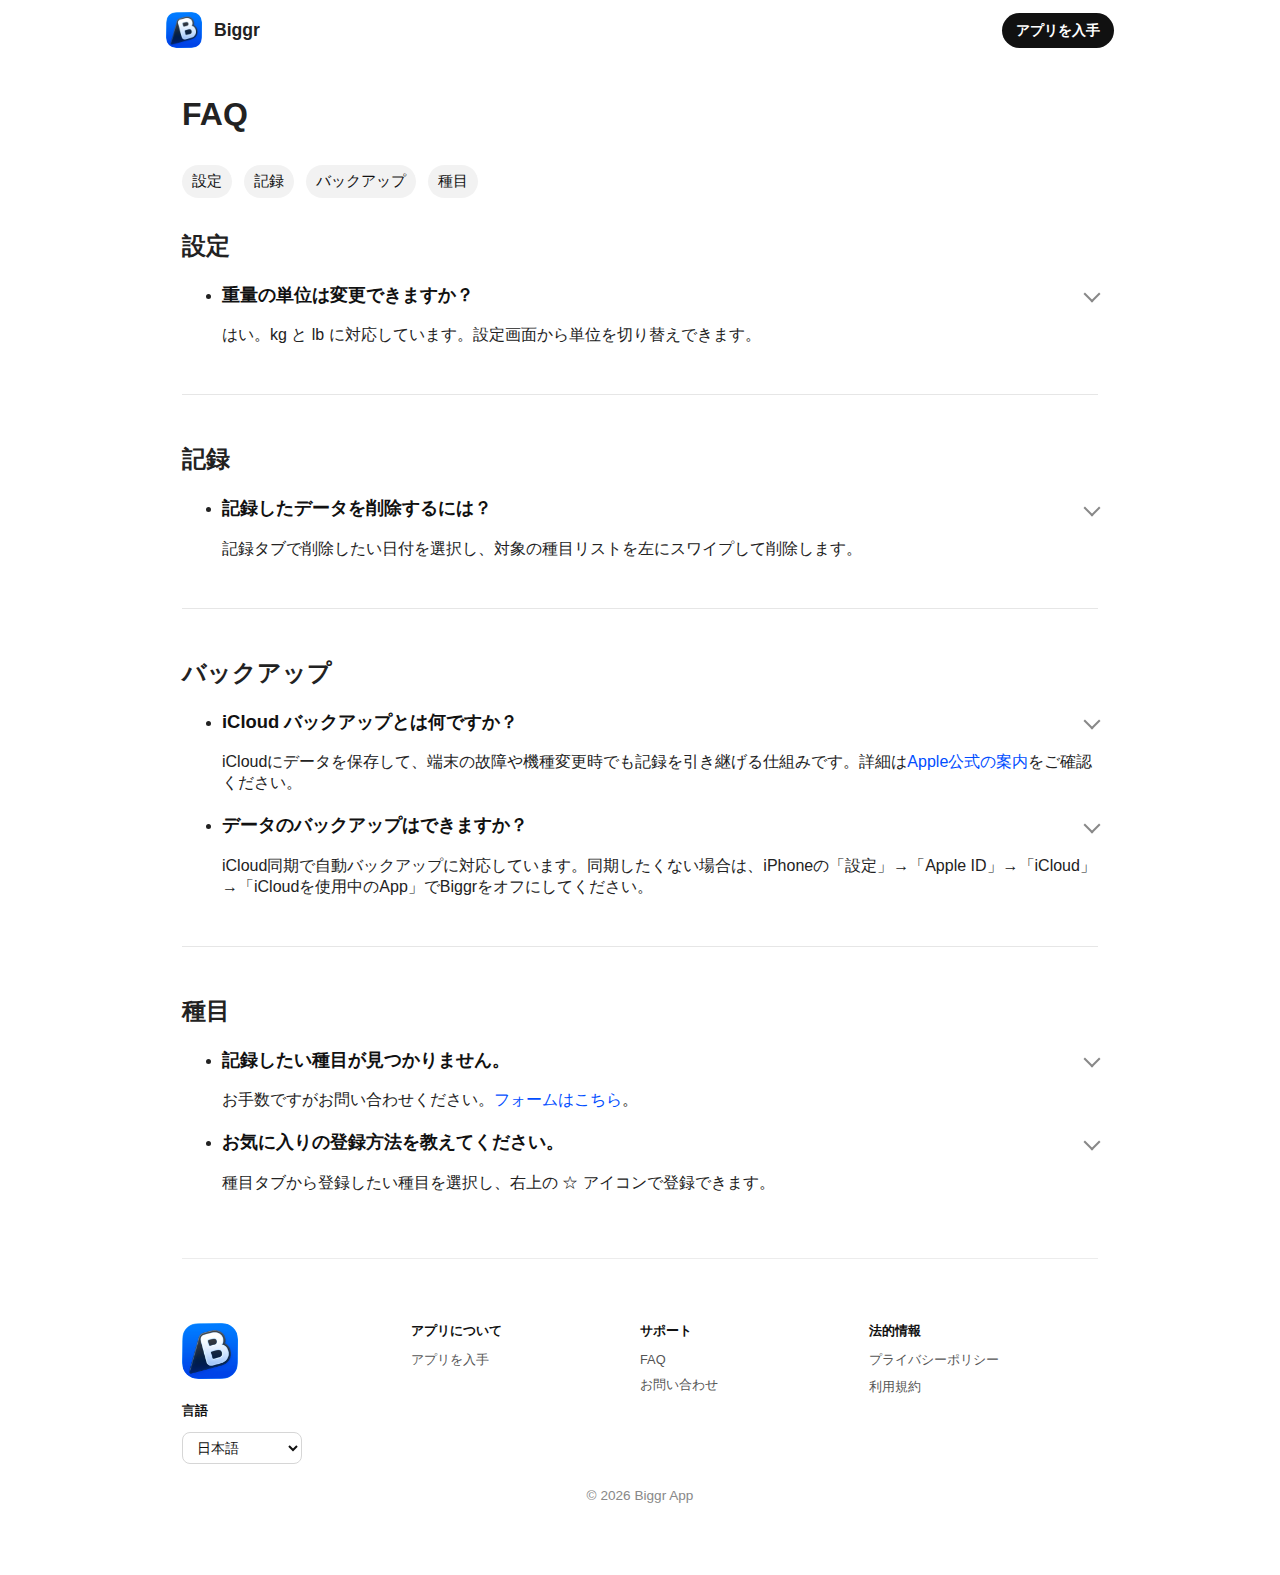
<file: docs/ja/faq.html>
<!DOCTYPE html>
<html lang="ja">
<head>
  <meta charset="UTF-8">
  <title>FAQ</title>
  <meta name="viewport" content="width=device-width, initial-scale=1">
  <link rel="stylesheet" href="../css/style.css">
</head>
<body>
  <div class="container">
        <header class="app-header">
      <a class="app-brand" href="./index.html">
        <img src="../assets/app/app-icon.png" alt="Biggr app icon" class="app-icon">
        <span class="app-name">Biggr</span>
      </a>
      <a class="app-cta" href="https://apps.apple.com/app/id6758259008">アプリを入手</a>
    </header>

    <h1>FAQ</h1>

    <ul class="faq-nav">
      <li><a href="#settings">設定</a></li>
      <li><a href="#logging">記録</a></li>
      <li><a href="#backup">バックアップ</a></li>
      <li><a href="#workouts">種目</a></li>
    </ul>

    <h2 id="settings">設定</h2>
    <ul class="faq-list">
      <li>
        <p class="faq-question"><strong>重量の単位は変更できますか？</strong></p>
        <p>はい。kg と lb に対応しています。設定画面から単位を切り替えできます。</p>
      </li>
    </ul>

    <hr class="faq-divider">

    <h2 id="logging">記録</h2>
    <ul class="faq-list">
      <li>
        <p class="faq-question"><strong>記録したデータを削除するには？</strong></p>
        <p>記録タブで削除したい日付を選択し、対象の種目リストを左にスワイプして削除します。</p>
      </li>
    </ul>

    <hr class="faq-divider">

    <h2 id="backup">バックアップ</h2>
    <ul class="faq-list">
      <li>
        <p class="faq-question"><strong>iCloud バックアップとは何ですか？</strong></p>
        <p>iCloudにデータを保存して、端末の故障や機種変更時でも記録を引き継げる仕組みです。詳細は<a href="https://support.apple.com/ja-jp/108922" target="_blank" rel="noopener">Apple公式の案内</a>をご確認ください。</p>
      </li>
      <li>
        <p class="faq-question"><strong>データのバックアップはできますか？</strong></p>
        <p>iCloud同期で自動バックアップに対応しています。同期したくない場合は、iPhoneの「設定」→「Apple ID」→「iCloud」→「iCloudを使用中のApp」でBiggrをオフにしてください。</p>
      </li>
    </ul>

    <hr class="faq-divider">

    <h2 id="workouts">種目</h2>
    <ul class="faq-list">
      <li>
        <p class="faq-question"><strong>記録したい種目が見つかりません。</strong></p>
        <p>お手数ですがお問い合わせください。<a href="https://forms.gle/g3vNqFmwHUp5SP5a6" target="_blank" rel="noopener">フォームはこちら</a>。</p>
      </li>
      <li>
        <p class="faq-question"><strong>お気に入りの登録方法を教えてください。</strong></p>
        <p>種目タブから登録したい種目を選択し、右上の ☆ アイコンで登録できます。</p>
      </li>
    </ul>
    <hr class="footer-divider">

    <footer class="site-footer">
      <div class="footer-content">
        <div class="footer-brand">
          <img src="../assets/app/app-icon.png" alt="Biggr app icon" class="footer-icon">
          <div class="footer-lang">
            <p class="footer-title">言語</p>
            <select id="lang-select" class="footer-select" aria-label="言語" onchange="location.href=this.value;">
              <option value="./faq.html" selected>日本語</option>
              <option value="../en/faq.html">English</option>
            </select>
          </div>
        </div>
        <div class="footer-column footer-about">
          <p class="footer-title">アプリについて</p>
          <div class="footer-list">
            <a href="https://apps.apple.com/app/id6758259008">アプリを入手</a>
          </div>
        </div>
        <div class="footer-column footer-support">
          <p class="footer-title">サポート</p>
          <div class="footer-list">
            <a href="./faq.html">FAQ</a>
            <a href="https://forms.gle/xawttwzNAxQLWsqz7" target="_blank" rel="noopener">お問い合わせ</a>
          </div>
        </div>
        <div class="footer-column footer-legal">
          <p class="footer-title">法的情報</p>
          <div class="footer-list">
            <a href="./privacypolicy.html">プライバシーポリシー</a>
            <a href="./terms.html">利用規約</a>
          </div>
        </div>
      </div>
      <div class="footer-bottom">
        <p class="footer-meta">© 2026 Biggr App</p>
      </div>
    </footer>
  </div>
</body>
</html>
</file>
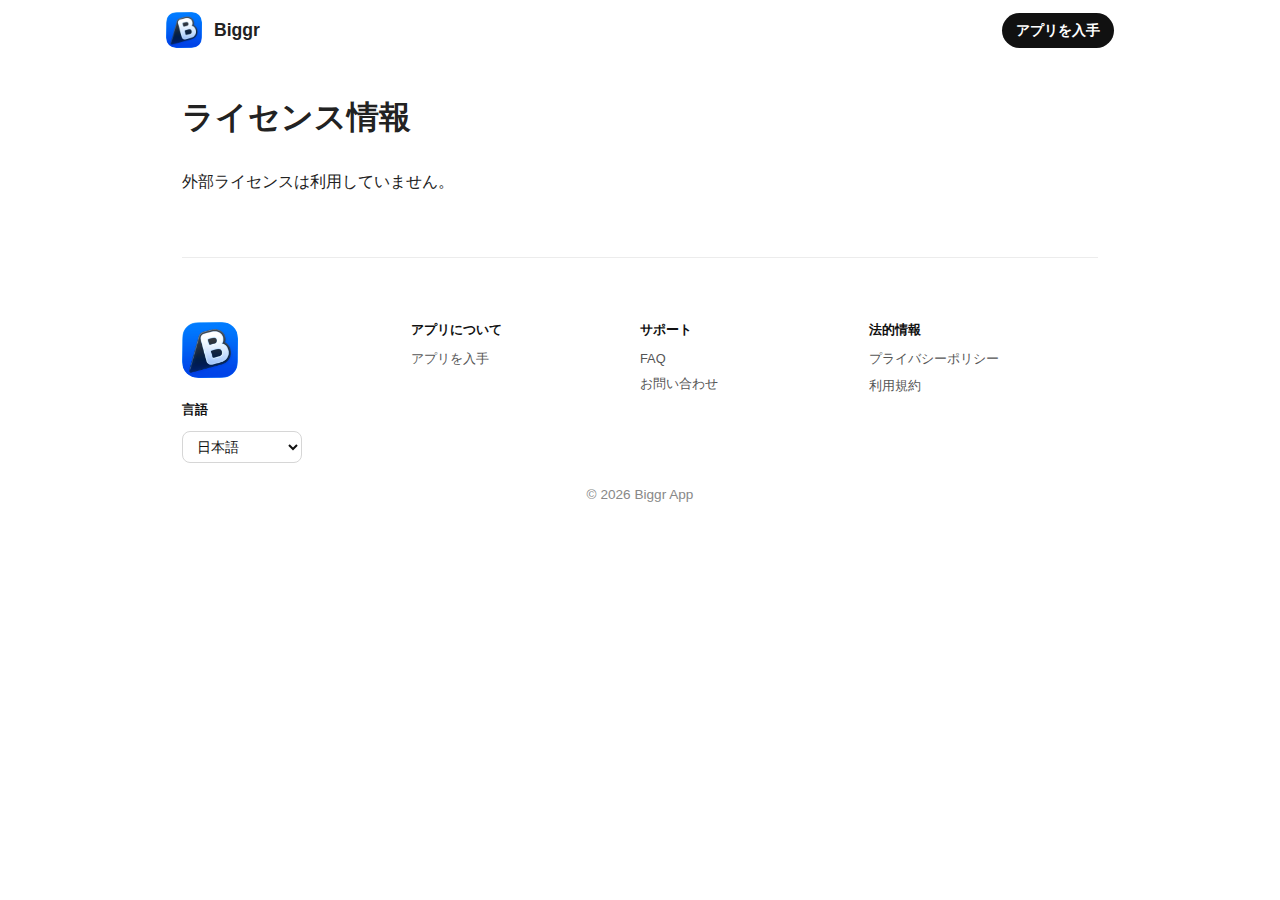
<file: docs/ja/licenses.html>
<!DOCTYPE html>
<html lang="ja">
<head>
  <meta charset="UTF-8">
  <title>ライセンス情報</title>
  <meta name="viewport" content="width=device-width, initial-scale=1">
  <link rel="stylesheet" href="../css/style.css">
</head>
<body>
  <div class="container">
        <header class="app-header">
      <a class="app-brand" href="./index.html">
        <img src="../assets/app/app-icon.png" alt="Biggr app icon" class="app-icon">
        <span class="app-name">Biggr</span>
      </a>
      <a class="app-cta" href="https://apps.apple.com/app/id6758259008">アプリを入手</a>
    </header>

    <h1>ライセンス情報</h1>
    <p>
      外部ライセンスは利用していません。
    </p>
    <hr class="footer-divider">

    <footer class="site-footer">
      <div class="footer-content">
        <div class="footer-brand">
          <img src="../assets/app/app-icon.png" alt="Biggr app icon" class="footer-icon">
          <div class="footer-lang">
            <p class="footer-title">言語</p>
            <select id="lang-select" class="footer-select" aria-label="言語" onchange="location.href=this.value;">
              <option value="./licenses.html" selected>日本語</option>
              <option value="../en/licenses.html">English</option>
            </select>
          </div>
        </div>
        <div class="footer-column footer-about">
          <p class="footer-title">アプリについて</p>
          <div class="footer-list">
            <a href="https://apps.apple.com/app/id6758259008">アプリを入手</a>
          </div>
        </div>
        <div class="footer-column footer-support">
          <p class="footer-title">サポート</p>
          <div class="footer-list">
            <a href="./faq.html">FAQ</a>
            <a href="https://forms.gle/xawttwzNAxQLWsqz7" target="_blank" rel="noopener">お問い合わせ</a>
          </div>
        </div>
        <div class="footer-column footer-legal">
          <p class="footer-title">法的情報</p>
          <div class="footer-list">
            <a href="./privacypolicy.html">プライバシーポリシー</a>
            <a href="./terms.html">利用規約</a>
          </div>
        </div>
      </div>
      <div class="footer-bottom">
        <p class="footer-meta">© 2026 Biggr App</p>
      </div>
    </footer>
  </div>
</body>
</html>
</file>
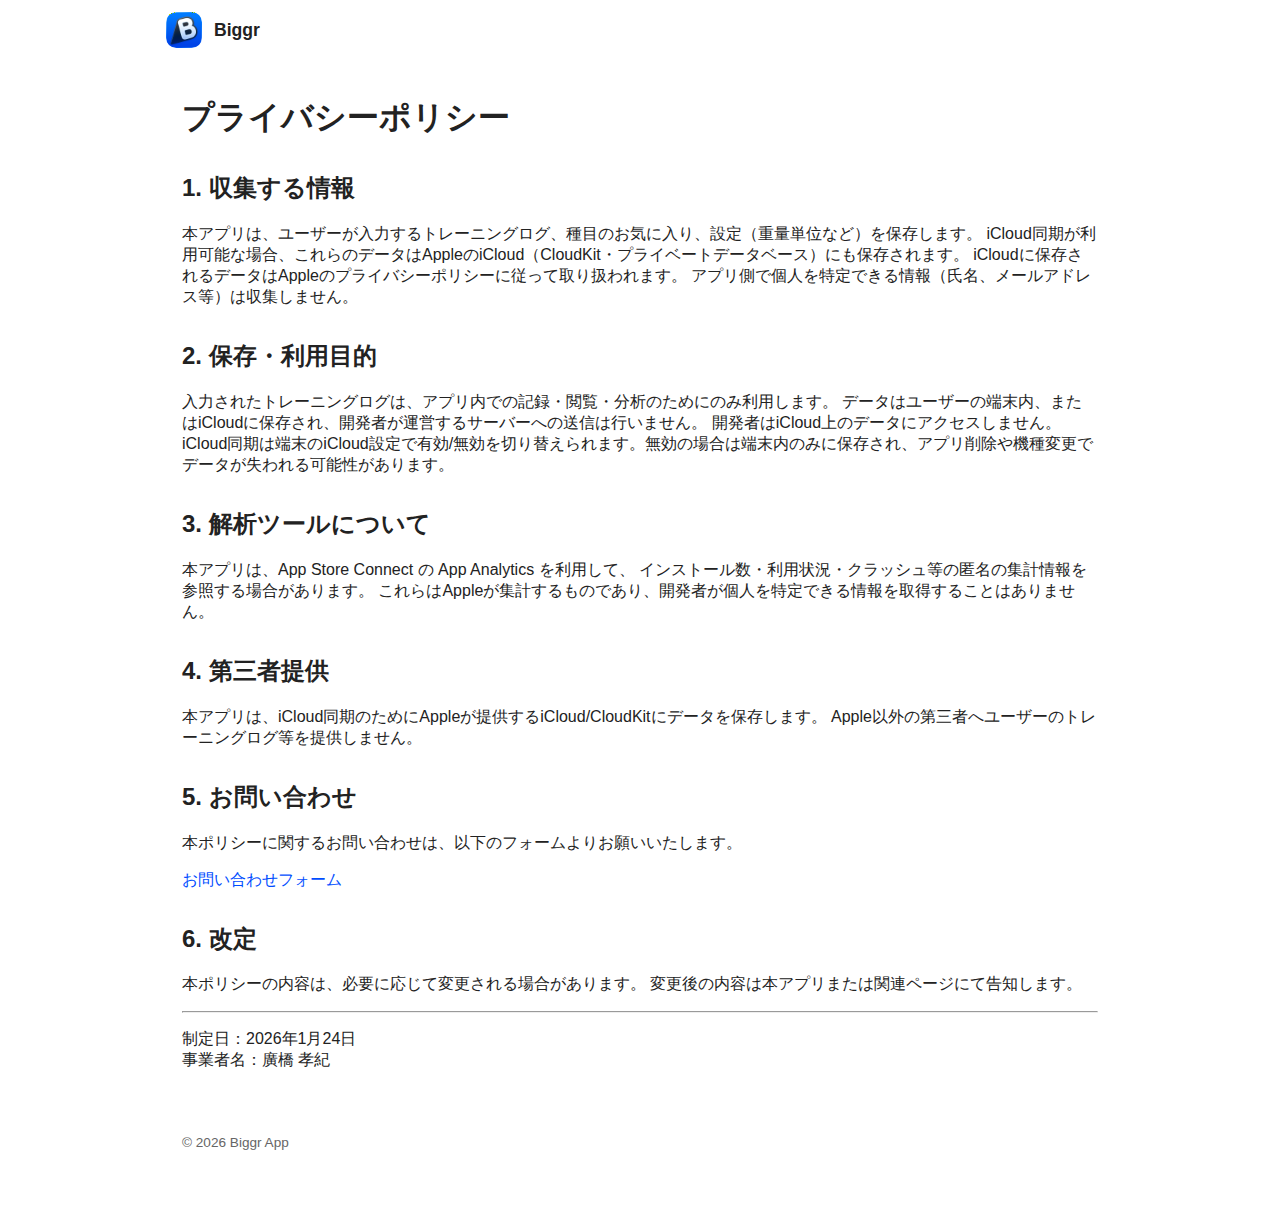
<file: docs/ja/privacypolicy.html>
<!DOCTYPE html>
<html lang="ja">
<head>
  <meta charset="UTF-8">
  <title>プライバシーポリシー</title>
  <meta name="viewport" content="width=device-width, initial-scale=1">
  <link rel="stylesheet" href="../css/style.css">
</head>
<body>
  <div class="container">
    <header class="app-header">
      <a class="app-brand" href="../index.html">
        <img src="../assets/app-icon.png" alt="Biggr app icon" class="app-icon">
        <span class="app-name">Biggr</span>
      </a>
    </header>

    <h1>プライバシーポリシー</h1>

    <h2>1. 収集する情報</h2>
    <p>
      本アプリは、ユーザーが入力するトレーニングログ、種目のお気に入り、設定（重量単位など）を保存します。
      iCloud同期が利用可能な場合、これらのデータはAppleのiCloud（CloudKit・プライベートデータベース）にも保存されます。
      iCloudに保存されるデータはAppleのプライバシーポリシーに従って取り扱われます。
      アプリ側で個人を特定できる情報（氏名、メールアドレス等）は収集しません。
    </p>

    <h2>2. 保存・利用目的</h2>
    <p>
      入力されたトレーニングログは、アプリ内での記録・閲覧・分析のためにのみ利用します。
      データはユーザーの端末内、またはiCloudに保存され、開発者が運営するサーバーへの送信は行いません。
      開発者はiCloud上のデータにアクセスしません。
      iCloud同期は端末のiCloud設定で有効/無効を切り替えられます。無効の場合は端末内のみに保存され、アプリ削除や機種変更でデータが失われる可能性があります。
    </p>

    <h2>3. 解析ツールについて</h2>
    <p>
      本アプリは、App Store Connect の App Analytics を利用して、
      インストール数・利用状況・クラッシュ等の匿名の集計情報を参照する場合があります。
      これらはAppleが集計するものであり、開発者が個人を特定できる情報を取得することはありません。
    </p>

    <h2>4. 第三者提供</h2>
    <p>
      本アプリは、iCloud同期のためにAppleが提供するiCloud/CloudKitにデータを保存します。
      Apple以外の第三者へユーザーのトレーニングログ等を提供しません。
    </p>

    <h2>5. お問い合わせ</h2>
    <p>
      本ポリシーに関するお問い合わせは、以下のフォームよりお願いいたします。
    </p>
    <p>
      <a href="https://forms.gle/xawttwzNAxQLWsqz7" target="_blank" rel="noopener">
        お問い合わせフォーム
      </a>
    </p>

    <h2>6. 改定</h2>
    <p>
      本ポリシーの内容は、必要に応じて変更される場合があります。
      変更後の内容は本アプリまたは関連ページにて告知します。
    </p>

    <hr>

    <p>
      制定日：2026年1月24日<br>
      事業者名：廣橋 孝紀
    </p>

    <footer>
      © 2026 Biggr App
    </footer>
  </div>
</body>
</html>
</file>
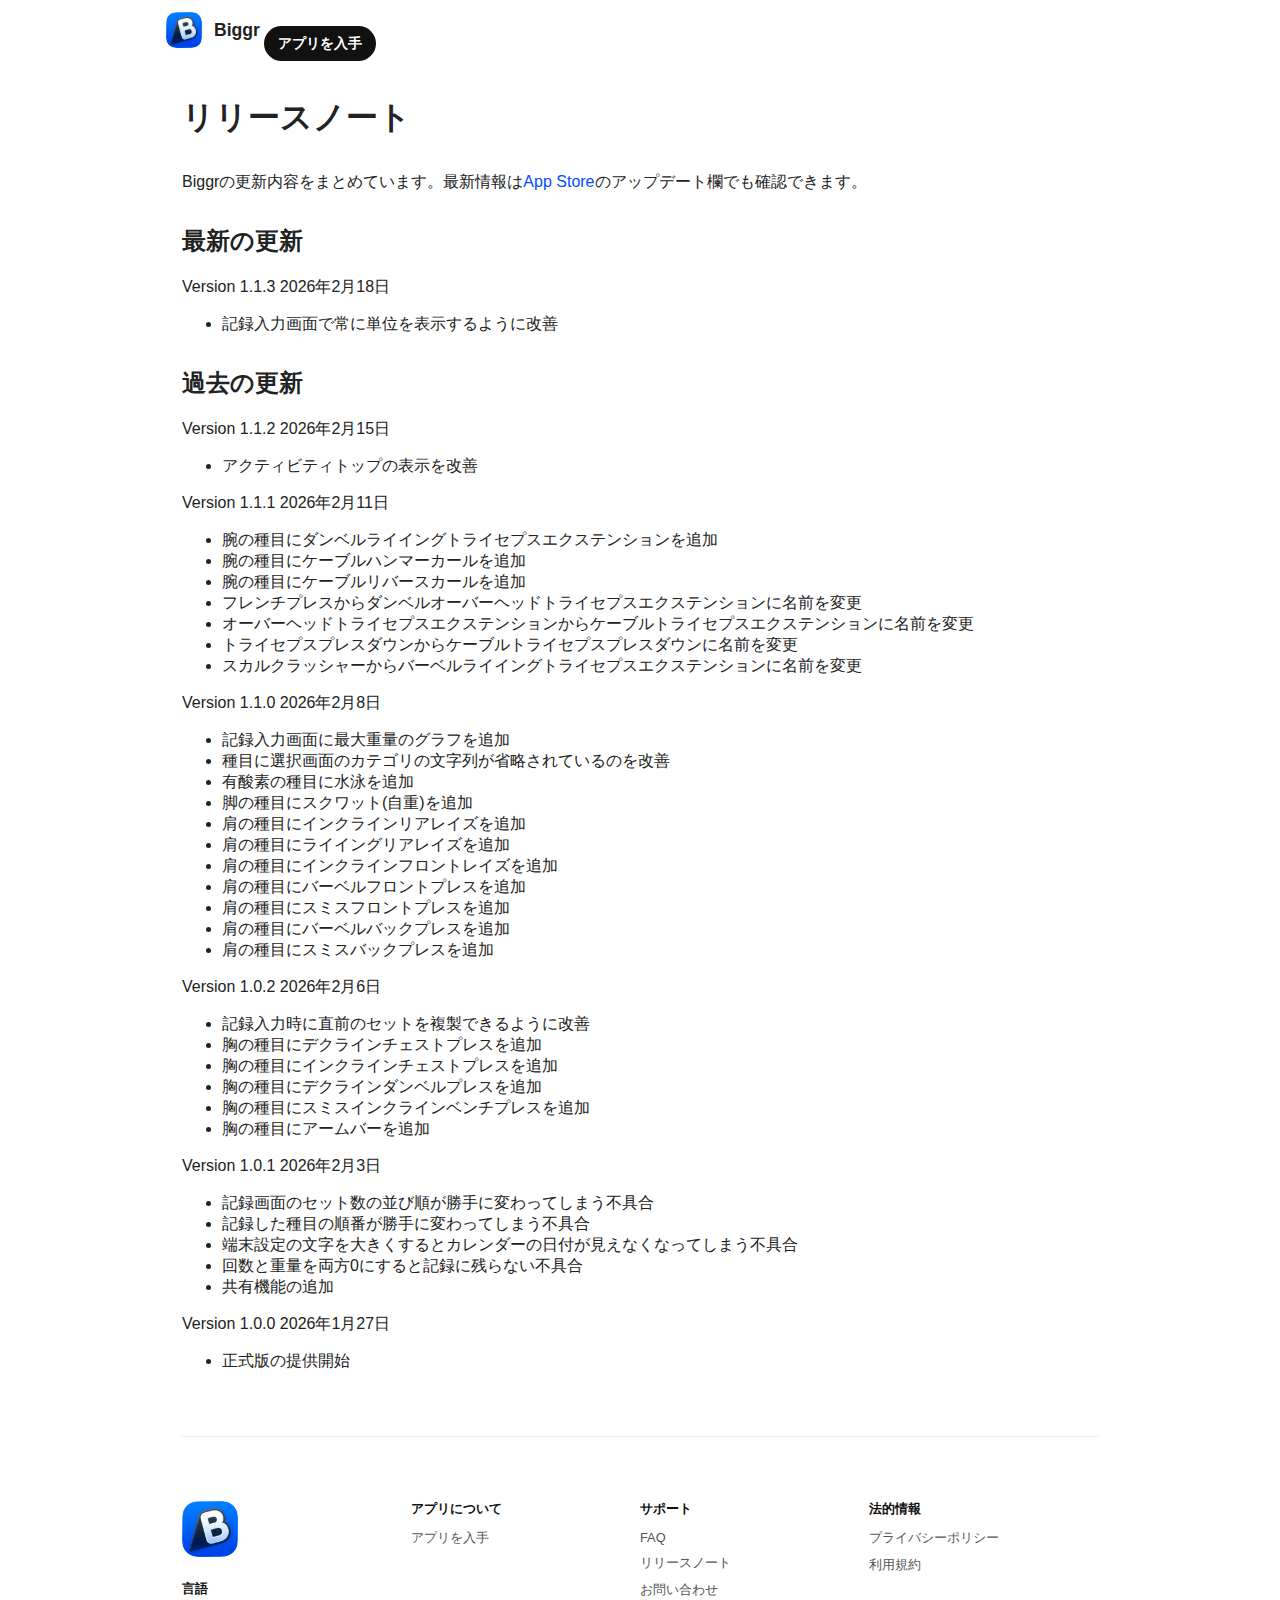
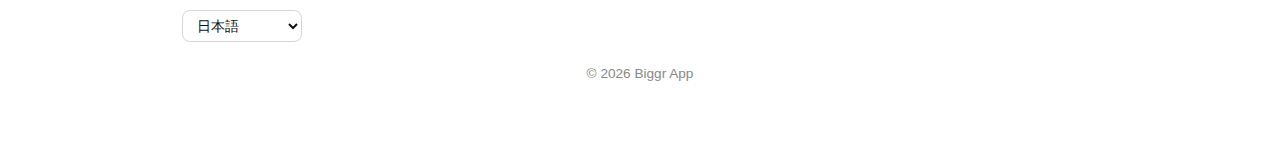
<file: docs/ja/releasenotes.html>
<!DOCTYPE html>
<html lang="ja">
<head>
  <meta charset="UTF-8">
  <title>リリースノート</title>
  <meta name="viewport" content="width=device-width, initial-scale=1">
  <link rel="apple-touch-icon" sizes="180x180" href="../assets/favicon/apple-touch-icon.png">
  <link rel="icon" type="image/png" sizes="32x32" href="../assets/favicon/favicon-32.png">
  <link rel="icon" type="image/png" sizes="16x16" href="../assets/favicon/favicon-16.png">
  <link rel="manifest" href="../site.webmanifest">
  <link rel="stylesheet" href="../css/style.css">
</head>
<body class="release-notes-page">
  <div class="container">
        <header class="app-header">
      <div class="app-header-inner">
      <a class="app-brand" href="./index.html">
        <img src="../assets/app/app-icon.png" alt="Biggr app icon" class="app-icon">
        <span class="app-name">Biggr</span>
      </a>
      <a class="app-cta" href="https://apps.apple.com/app/id6758259008">アプリを入手</a>
          </div>
    </header>

    <main class="main-content">

    <h1>リリースノート</h1>
    <p class="release-lead">
      <span class="copy-line">Biggrの更新内容を</span><span class="copy-line">まとめています。</span><span class="copy-line">最新情報は</span><span class="copy-line"><a href="https://apps.apple.com/app/id6758259008">App Store</a>の</span><span class="copy-line">アップデート欄でも</span><span class="copy-line">確認できます。</span>
    </p>

    <section class="release-section">
      <h2>最新の更新</h2>
      <div class="release-entry">
        <div class="release-head">
          <span class="release-version">Version 1.1.3</span>
          <time class="release-date" datetime="2026-02-18">2026年2月18日</time>
        </div>
        <ul class="release-list">
          <li><span class="copy-line">記録入力画面で</span><span class="copy-line">常に単位を表示するように改善</span></li>
        </ul>
      </div>
    </section>

    <section class="release-section">
      <h2>過去の更新</h2>
      <div class="release-entry">
        <div class="release-head">
          <span class="release-version">Version 1.1.2</span>
          <time class="release-date" datetime="2026-02-15">2026年2月15日</time>
        </div>
        <ul class="release-list">
          <li><span class="copy-line">アクティビティトップの</span><span class="copy-line">表示を改善</span></li>
        </ul>
      </div>
      <div class="release-entry">
        <div class="release-head">
          <span class="release-version">Version 1.1.1</span>
          <time class="release-date" datetime="2026-02-11">2026年2月11日</time>
        </div>
        <ul class="release-list">
          <li><span class="copy-line">腕の種目に</span><span class="copy-line">ダンベルライイング</span><span class="copy-line">トライセプスエクステンションを</span><span class="copy-line">追加</span></li>
          <li><span class="copy-line">腕の種目に</span><span class="copy-line">ケーブルハンマーカールを</span><span class="copy-line">追加</span></li>
          <li><span class="copy-line">腕の種目に</span><span class="copy-line">ケーブルリバースカールを</span><span class="copy-line">追加</span></li>
          <li><span class="copy-line">フレンチプレスから</span><span class="copy-line">ダンベルオーバーヘッド</span><span class="copy-line">トライセプスエクステンションに</span><span class="copy-line">名前を変更</span></li>
          <li><span class="copy-line">オーバーヘッドトライセプス</span><span class="copy-line">エクステンションから</span><span class="copy-line">ケーブルトライセプス</span><span class="copy-line">エクステンションに</span><span class="copy-line">名前を変更</span></li>
          <li><span class="copy-line">トライセプスプレスダウンから</span><span class="copy-line">ケーブルトライセプス</span><span class="copy-line">プレスダウンに</span><span class="copy-line">名前を変更</span></li>
          <li><span class="copy-line">スカルクラッシャーから</span><span class="copy-line">バーベルライイング</span><span class="copy-line">トライセプスエクステンションに</span><span class="copy-line">名前を変更</span></li>
        </ul>
      </div>
      <div class="release-entry">
        <div class="release-head">
          <span class="release-version">Version 1.1.0</span>
          <time class="release-date" datetime="2026-02-08">2026年2月8日</time>
        </div>
        <ul class="release-list">
          <li><span class="copy-line">記録入力画面に</span><span class="copy-line">最大重量のグラフを追加</span></li>
          <li><span class="copy-line">種目に</span><span class="copy-line">選択画面のカテゴリの</span><span class="copy-line">文字列が省略されているのを改善</span></li>
          <li><span class="copy-line">有酸素の種目に</span><span class="copy-line">水泳を追加</span></li>
          <li><span class="copy-line">脚の種目に</span><span class="copy-line">スクワット(自重)を追加</span></li>
          <li><span class="copy-line">肩の種目に</span><span class="copy-line">インクラインリアレイズを追加</span></li>
          <li><span class="copy-line">肩の種目に</span><span class="copy-line">ライイングリアレイズを追加</span></li>
          <li><span class="copy-line">肩の種目に</span><span class="copy-line">インクラインフロントレイズを追加</span></li>
          <li><span class="copy-line">肩の種目に</span><span class="copy-line">バーベルフロントプレスを追加</span></li>
          <li><span class="copy-line">肩の種目に</span><span class="copy-line">スミスフロントプレスを追加</span></li>
          <li><span class="copy-line">肩の種目に</span><span class="copy-line">バーベルバックプレスを追加</span></li>
          <li><span class="copy-line">肩の種目に</span><span class="copy-line">スミスバックプレスを追加</span></li>
        </ul>
      </div>
      <div class="release-entry">
        <div class="release-head">
          <span class="release-version">Version 1.0.2</span>
          <time class="release-date" datetime="2026-02-06">2026年2月6日</time>
        </div>
        <ul class="release-list">
          <li><span class="copy-line">記録入力時に</span><span class="copy-line">直前のセットを複製できるように改善</span></li>
          <li><span class="copy-line">胸の種目に</span><span class="copy-line">デクラインチェストプレスを追加</span></li>
          <li><span class="copy-line">胸の種目に</span><span class="copy-line">インクラインチェストプレスを追加</span></li>
          <li><span class="copy-line">胸の種目に</span><span class="copy-line">デクラインダンベルプレスを追加</span></li>
          <li><span class="copy-line">胸の種目に</span><span class="copy-line">スミスインクラインベンチプレスを追加</span></li>
          <li><span class="copy-line">胸の種目に</span><span class="copy-line">アームバーを追加</span></li>
        </ul>
      </div>
      <div class="release-entry">
        <div class="release-head">
          <span class="release-version">Version 1.0.1</span>
          <time class="release-date" datetime="2026-02-03">2026年2月3日</time>
        </div>
        <ul class="release-list">
          <li><span class="copy-line">記録画面のセット数の並び順が</span><span class="copy-line">勝手に変わってしまう不具合</span></li>
          <li><span class="copy-line">記録した種目の順番が</span><span class="copy-line">勝手に変わってしまう不具合</span></li>
          <li><span class="copy-line">端末設定の文字を大きくすると</span><span class="copy-line">カレンダーの日付が見えなくなってしまう不具合</span></li>
          <li><span class="copy-line">回数と重量を両方0にすると</span><span class="copy-line">記録に残らない不具合</span></li>
          <li><span class="copy-line">共有機能の追加</span></li>
        </ul>
      </div>
      <div class="release-entry">
        <div class="release-head">
          <span class="release-version">Version 1.0.0</span>
          <time class="release-date" datetime="2026-01-27">2026年1月27日</time>
        </div>
        <ul class="release-list">
          <li><span class="copy-line">正式版の</span><span class="copy-line">提供開始</span></li>
        </ul>
      </div>
    </section>
    </main>

    <hr class="footer-divider">

    <footer class="site-footer">
      <div class="footer-content">
        <div class="footer-brand">
          <img src="../assets/app/app-icon.png" alt="Biggr app icon" class="footer-icon">
          <div class="footer-lang">
            <p class="footer-title">言語</p>
            <select id="lang-select" class="footer-select" aria-label="言語" onchange="location.href=this.value;">
              <option value="./releasenotes.html" selected>日本語</option>
              <option value="../en/releasenotes.html">English</option>
            </select>
          </div>
        </div>
        <div class="footer-column footer-about">
          <p class="footer-title">アプリについて</p>
          <div class="footer-list">
            <a href="https://apps.apple.com/app/id6758259008">アプリを入手</a>
          </div>
        </div>
        <div class="footer-column footer-support">
          <p class="footer-title">サポート</p>
          <div class="footer-list">
            <a href="./faq.html">FAQ</a>
            <a href="./releasenotes.html">リリースノート</a>
            <a href="https://forms.gle/xawttwzNAxQLWsqz7" target="_blank" rel="noopener">お問い合わせ</a>
          </div>
        </div>
        <div class="footer-column footer-legal">
          <p class="footer-title">法的情報</p>
          <div class="footer-list">
            <a href="./privacypolicy.html">プライバシーポリシー</a>
            <a href="./terms.html">利用規約</a>
          </div>
        </div>
      </div>
      <div class="footer-bottom">
        <p class="footer-meta">© 2026 Biggr App</p>
      </div>
    </footer>
  </div>
</body>
</html>
</file>
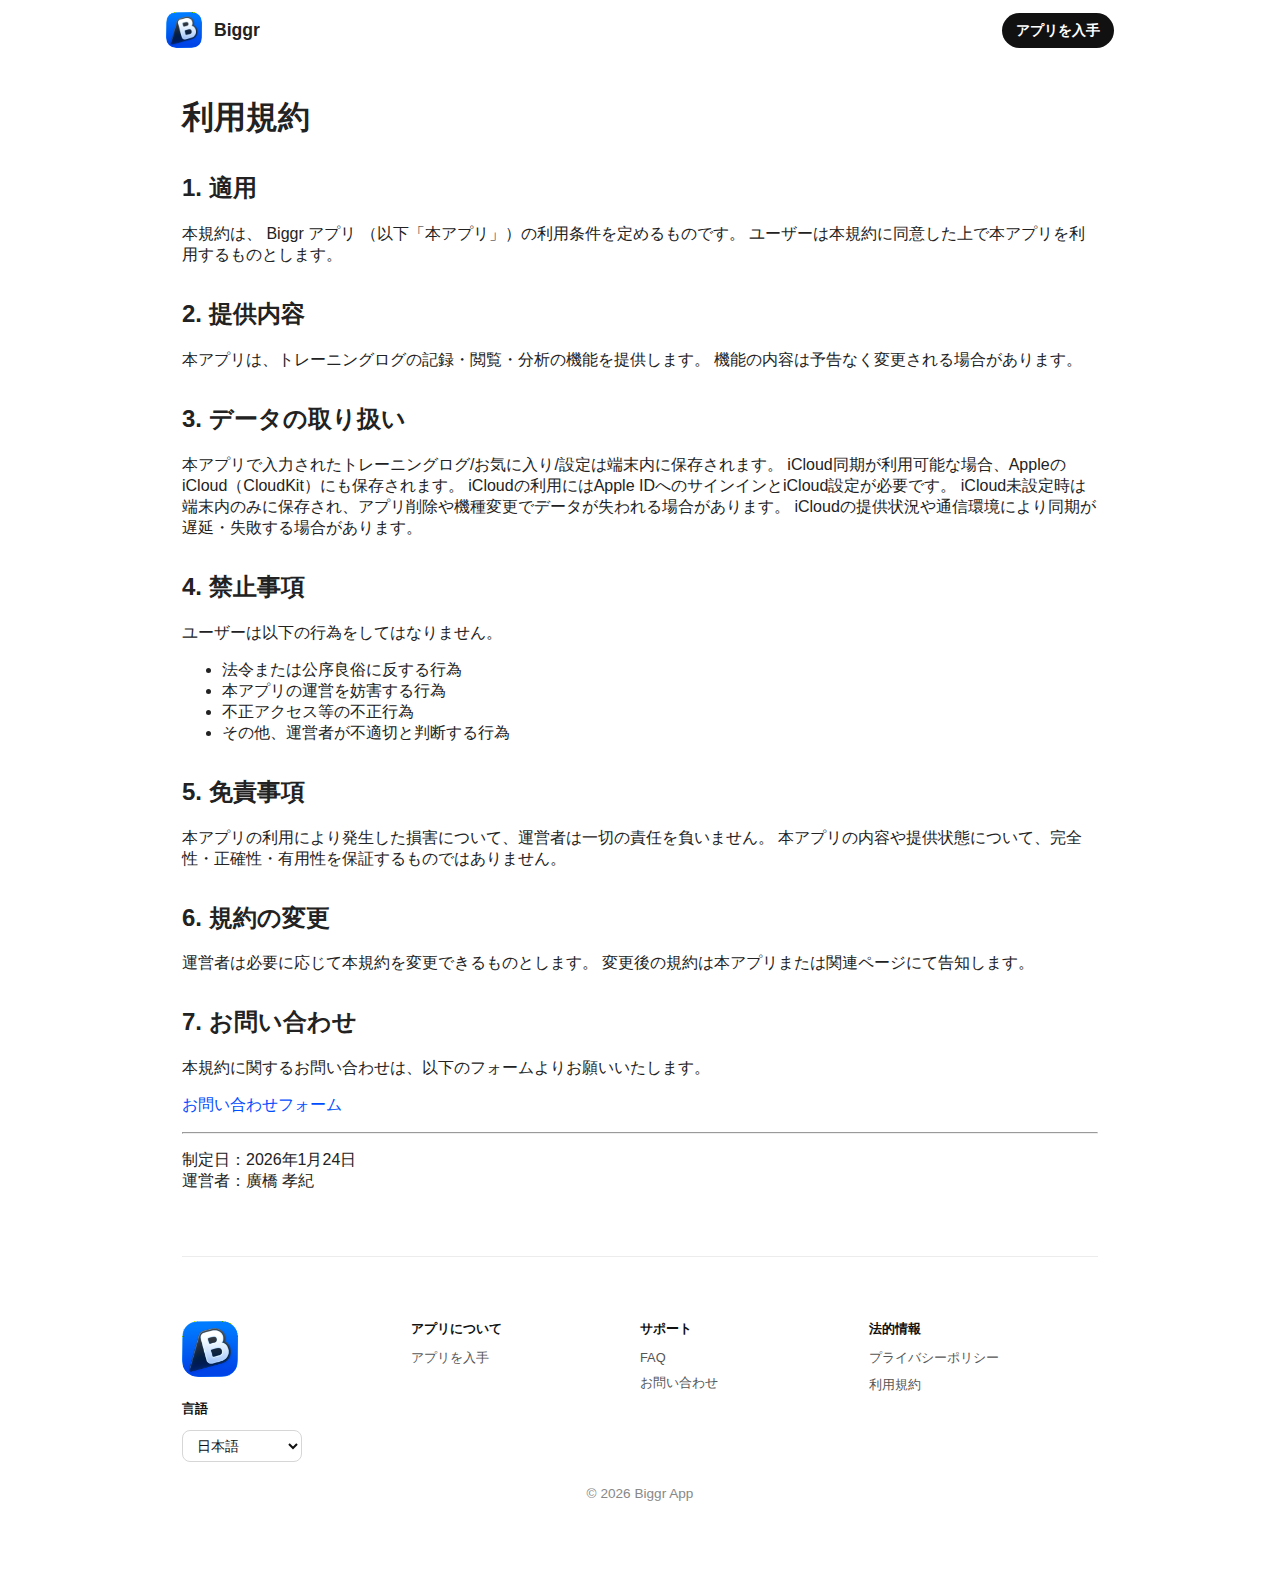
<file: docs/ja/terms.html>
<!DOCTYPE html>
<html lang="ja">
<head>
  <meta charset="UTF-8">
  <title>利用規約</title>
  <meta name="viewport" content="width=device-width, initial-scale=1">
  <link rel="stylesheet" href="../css/style.css">
</head>
<body>
  <div class="container">
        <header class="app-header">
      <a class="app-brand" href="./index.html">
        <img src="../assets/app-icon.png" alt="Biggr app icon" class="app-icon">
        <span class="app-name">Biggr</span>
      </a>
      <a class="app-cta" href="https://apps.apple.com/app/id6758259008">アプリを入手</a>
    </header>

    <h1>利用規約</h1>

    <h2>1. 適用</h2>
    <p>
      本規約は、 Biggr アプリ （以下「本アプリ」）の利用条件を定めるものです。
      ユーザーは本規約に同意した上で本アプリを利用するものとします。
    </p>

    <h2>2. 提供内容</h2>
    <p>
      本アプリは、トレーニングログの記録・閲覧・分析の機能を提供します。
      機能の内容は予告なく変更される場合があります。
    </p>

    <h2>3. データの取り扱い</h2>
    <p>
      本アプリで入力されたトレーニングログ/お気に入り/設定は端末内に保存されます。
      iCloud同期が利用可能な場合、AppleのiCloud（CloudKit）にも保存されます。
      iCloudの利用にはApple IDへのサインインとiCloud設定が必要です。
      iCloud未設定時は端末内のみに保存され、アプリ削除や機種変更でデータが失われる場合があります。
      iCloudの提供状況や通信環境により同期が遅延・失敗する場合があります。
    </p>

    <h2>4. 禁止事項</h2>
    <p>ユーザーは以下の行為をしてはなりません。</p>
    <ul>
      <li>法令または公序良俗に反する行為</li>
      <li>本アプリの運営を妨害する行為</li>
      <li>不正アクセス等の不正行為</li>
      <li>その他、運営者が不適切と判断する行為</li>
    </ul>

    <h2>5. 免責事項</h2>
    <p>
      本アプリの利用により発生した損害について、運営者は一切の責任を負いません。
      本アプリの内容や提供状態について、完全性・正確性・有用性を保証するものではありません。
    </p>

    <h2>6. 規約の変更</h2>
    <p>
      運営者は必要に応じて本規約を変更できるものとします。
      変更後の規約は本アプリまたは関連ページにて告知します。
    </p>

    <h2>7. お問い合わせ</h2>
    <p>
      本規約に関するお問い合わせは、以下のフォームよりお願いいたします。
    </p>
    <p>
      <a href="https://forms.gle/xawttwzNAxQLWsqz7" target="_blank" rel="noopener">
        お問い合わせフォーム
      </a>
    </p>

    <hr>

    <p>
      制定日：2026年1月24日<br>
      運営者：廣橋 孝紀
    </p>
    <hr class="footer-divider">

    <footer class="site-footer">
      <div class="footer-content">
        <div class="footer-brand">
          <img src="../assets/app-icon.png" alt="Biggr app icon" class="footer-icon">
          <div class="footer-lang">
            <p class="footer-title">言語</p>
            <select id="lang-select" class="footer-select" aria-label="言語" onchange="location.href=this.value;">
              <option value="./terms.html" selected>日本語</option>
              <option value="../en/terms.html">English</option>
            </select>
          </div>
        </div>
        <div class="footer-column footer-about">
          <p class="footer-title">アプリについて</p>
          <div class="footer-list">
            <a href="https://apps.apple.com/app/id6758259008">アプリを入手</a>
          </div>
        </div>
        <div class="footer-column footer-support">
          <p class="footer-title">サポート</p>
          <div class="footer-list">
            <a href="./faq.html">FAQ</a>
            <a href="https://forms.gle/xawttwzNAxQLWsqz7" target="_blank" rel="noopener">お問い合わせ</a>
          </div>
        </div>
        <div class="footer-column footer-legal">
          <p class="footer-title">法的情報</p>
          <div class="footer-list">
            <a href="./privacypolicy.html">プライバシーポリシー</a>
            <a href="./terms.html">利用規約</a>
          </div>
        </div>
      </div>
      <div class="footer-bottom">
        <p class="footer-meta">© 2026 Biggr App</p>
      </div>
    </footer>
  </div>
</body>
</html>
</file>
<file: docs/css/style.css>
:root {
  --primary: #004DFF;
  --bg: #ffffff;
  --emphasis: #f7f7f7;
  --surface: #ffffff;
  --text: #222;
  --text-strong: #111;
  --text-secondary: #555;
  --text-muted: #666;
  --text-subtle: #888;
  --border: #e6e6e6;
  --border-strong: #ececec;
  --chip-bg: #f2f2f2;
  --chip-bg-hover: #e6e6e6;
  --select-border: #d6d6d6;
  --focus-ring: rgba(0, 77, 255, 0.35);
  --cta-bg: #111111;
  --cta-text: #ffffff;
  --hero-mock-bg: #f4f6fa;
  --shadow-strong: 0 24px 60px rgba(0, 0, 0, 0.12);
}

* {
  box-sizing: border-box;
}

@media (prefers-color-scheme: dark) {
  :root {
    --primary: #4D7DFF;
    --bg: #0f1115;
    --emphasis: #1f232a;
    --surface: #0f1115;
    --text: #e7ebf2;
    --text-strong: #f5f7fa;
    --text-secondary: #c5cbd6;
    --text-muted: #a3aab6;
    --text-subtle: #7f8794;
    --border: #262b33;
    --border-strong: #2f3540;
    --chip-bg: #1b2028;
    --chip-bg-hover: #242a33;
    --select-border: #303844;
    --focus-ring: rgba(77, 125, 255, 0.4);
    --cta-bg: #ffffff;
    --cta-text: #111111;
    --hero-mock-bg: #1b212b;
    --shadow-strong: 0 24px 60px rgba(0, 0, 0, 0.55);
  }

}

html,
body {
  overflow-x: hidden;
}

body {
  margin: 0;
  padding: 64px 0 40px;
  font-family: -apple-system, BlinkMacSystemFont, "Segoe UI",
               Roboto, "Noto Sans JP", sans-serif;
  background: var(--bg);
  color: var(--text);
}

.container {
  max-width: 980px;
  margin: 0 auto;
  background: var(--surface);
  padding: 32px 32px;
  border-radius: 12px;
  box-shadow: none;
}

h1 {
  margin-top: 0;
  margin-bottom: 32px;
}

h2 {
  scroll-margin-top: 88px;
  margin-top: 32px;
}

a {
  color: var(--primary);
  text-decoration: none;
}

a:hover {
  text-decoration: underline;
}

.app-header {
  display: flex;
  align-items: center;
  justify-content: space-between;
  position: fixed;
  top: 0;
  left: 50%;
  width: 100%;
  max-width: 980px;
  transform: translateX(-50%);
  z-index: 1000;
  background: var(--bg);
  padding: 12px 16px;
  border-radius: 0;
  box-shadow: none;
  box-sizing: border-box;
}

.app-brand {
  display: inline-flex;
  align-items: center;
  gap: 12px;
  color: inherit;
  text-decoration: none;
}

.app-brand:hover {
  text-decoration: none;
}

.app-icon {
  width: 36px;
  height: 36px;
  border-radius: 10px;
}

.app-name {
  font-size: 1.1rem;
  font-weight: 600;
}

.app-cta {
  display: inline-flex;
  align-items: center;
  justify-content: center;
  padding: 8px 14px;
  border-radius: 999px;
  background: var(--cta-bg);
  color: var(--cta-text);
  font-size: 0.9rem;
  font-weight: 600;
  text-decoration: none;
  white-space: nowrap;
}

.app-cta:hover {
  text-decoration: none;
  opacity: 0.9;
}

.section {
  margin-top: 100px;
}

.section-header {
  text-align: center;
  margin-bottom: 28px;
}

.section-title {
  margin: 0;
  font-size: clamp(2.2rem, 4vw, 3.5rem);
  color: var(--text-strong);
}

.section-lead {
  margin: 10px auto 0;
  max-width: 42rem;
  color: var(--text-secondary);
  font-size: 1rem;
  line-height: 1.7;
}

.feature-grid {
  display: grid;
  grid-template-columns: 1fr;
  gap: 40px;
}

.feature-card {
  display: flex;
  flex-direction: column;
  gap: 12px;
  padding: 32px;
  border-radius: 40px;
  background: var(--emphasis);
}

.feature-shot {
  display: block;
  width: 100%;
  aspect-ratio: 9 / 16;
  border-radius: 14px;
  overflow: hidden;
}

.feature-shot img {
  display: block;
  width: 100%;
  height: 100%;
  object-fit: contain;
}

.feature-body {
  display: flex;
  flex-direction: column;
  gap: 8px;
}

.feature-title {
  margin: 0;
  font-size: 1.05rem;
  color: var(--text-strong);
}

.feature-copy {
  margin: 0;
  color: var(--text-secondary);
  line-height: 1.6;
}

@media (min-width: 721px) {
  .feature-card {
    flex-direction: row;
    align-items: center;
    gap: 32px;
  }

  .feature-card:nth-child(even) {
    flex-direction: row-reverse;
  }

  .feature-shot {
    flex: 0 0 38%;
    max-width: 360px;
  }

  .feature-body {
    flex: 1;
  }

  .hero-copy-line {
    display: block;
  }

  .hero-copy-line + .hero-copy-line {
    margin-top: 6px;
  }

  .hero-copy-line + .hero-copy-line::before {
    content: "";
  }
}

.trust-list {
  list-style: none;
  padding: 0;
  margin: 0 auto;
  display: grid;
  gap: 12px;
  max-width: 48rem;
  color: var(--text-secondary);
  text-align: center;
}

.trust-list a {
  color: var(--primary);
}

.faq-compact {
  display: block;
}

.hero {
  display: grid;
  grid-template-columns: 1fr;
  gap: 40px;
  align-items: center;
  padding: 32px 0 56px;
}

.hero-content {
  display: flex;
  flex-direction: column;
  gap: 16px;
  align-items: center;
  text-align: center;
}

.hero-title {
  margin: 0;
  font-size: clamp(2.5rem, 5vw, 4rem);
  line-height: 1.1;
  color: var(--text-strong);
}

.hero-copy {
  margin: 0;
  font-size: 1.05rem;
  line-height: 1.7;
  color: var(--text-secondary);
  max-width: 50rem;
}

.hero-copy-line {
  display: inline;
}

.hero-copy-line + .hero-copy-line::before {
  content: " ";
}

html[lang="ja"] .hero-copy-line + .hero-copy-line::before {
  content: "";
}

.hero-actions {
  display: flex;
  align-items: center;
  gap: 12px;
  margin-top: 8px;
  flex-wrap: wrap;
}

.hero-visual {
  display: flex;
  justify-content: center;
}

.hero-mock {
  display: flex;
  justify-content: center;
  width: 100%;
}

.hero-mock img {
  display: block;
  max-height: 1000px;
  width: 100%;
  height: auto;
  object-fit: contain;
}

.app-store-link {
  display: inline-flex;
  align-items: center;
}

.app-store-badge {
  height: 48px;
  width: auto;
  display: block;
}

.faq-nav {
  list-style: none;
  padding-left: 0;
  margin: 0 0 24px;
  display: flex;
  gap: 12px;
  flex-wrap: wrap;
}

.faq-nav a {
  display: inline-block;
  padding: 6px 10px;
  border-radius: 999px;
  background: var(--chip-bg);
  color: var(--text-strong);
  text-decoration: none;
  font-size: 0.95rem;
}

.faq-nav a:hover {
  text-decoration: none;
  background: var(--chip-bg-hover);
}

.faq-list {
  margin: 0;
}

.faq-item {
  border-bottom: 1px solid var(--border);
  padding: 24px 0;
  background: transparent;
}

.faq-question {
  list-style: none;
  cursor: pointer;
  font-weight: 600;
  color: var(--text-strong);
  font-size: 1.15rem;
  display: flex;
  align-items: center;
  justify-content: space-between;
  gap: 12px;
}

.faq-question::-webkit-details-marker {
  display: none;
}

.faq-question::marker {
  content: "";
}

.faq-question::after {
  content: "";
  width: 10px;
  height: 10px;
  border-right: 2px solid var(--text-subtle);
  border-bottom: 2px solid var(--text-subtle);
  transform: rotate(45deg);
  transition: transform 0.2s ease;
}

.faq-item[open] .faq-question::after {
  transform: rotate(-135deg);
}

.faq-answer {
  margin-top: 12px;
  color: var(--text-secondary);
  line-height: 1.6;
}

.faq-divider {
  border: none;
  border-top: 0.5px solid var(--border);
  margin: 48px 0;
}

.footer-divider {
  border: none;
  border-top: 1px solid var(--border-strong);
  margin: 64px 0 32px;
}

footer {
  margin-top: 64px;
  font-size: 0.85rem;
  color: var(--text-muted);
}

.site-footer {
  display: flex;
  flex-direction: column;
  gap: 24px;
  text-align: left;
}

.footer-content {
  display: grid;
  grid-template-columns: repeat(4, minmax(0, 1fr));
  gap: 0;
  align-items: start;
}

.footer-brand {
  display: flex;
  flex-direction: column;
  align-items: flex-start;
  gap: 24px;
  min-width: 0;
  width: 100%;
}

.footer-icon {
  width: 56px;
  height: 56px;
  border-radius: 16px;
}

.footer-lang {
  display: flex;
  flex-direction: column;
}

.footer-select {
  min-width: 120px;
  padding: 6px 10px;
  border-radius: 8px;
  border: 1px solid var(--select-border);
  background: var(--surface);
  color: var(--text-strong);
  font-size: 0.9rem;
}

.footer-select:focus {
  outline: 2px solid var(--focus-ring);
  outline-offset: 2px;
}

.footer-title {
  margin: 0 0 12px;
  font-size: 0.8rem;
  font-weight: 600;
  color: var(--text-strong);
}

.footer-column {
  width: 100%;
}

.footer-list {
  display: flex;
  flex-direction: column;
  gap: 10px;
  font-size: 0.8rem;
}

.footer-list a {
  color: var(--text-secondary);
  text-decoration: none;
}

.footer-list a:hover {
  text-decoration: underline;
}

.footer-bottom {
  display: flex;
  flex-direction: column;
  gap: 8px;
  align-items: center;
}

.footer-meta {
  margin: 0;
  color: var(--text-subtle);
}



@media (max-width: 720px) {
  .section {
    margin-top: 56px;
  }

  .feature-grid {
    grid-template-columns: 1fr;
  }

  .feature-shot {
    width: 80%;
    max-width: 280px;
    margin: 0 auto;
  }

  .hero {
    grid-template-columns: 1fr;
    gap: 24px;
    padding-bottom: 40px;
  }

  .hero-visual {
    justify-content: center;
  }

  .footer-content {
    grid-template-columns: repeat(3, minmax(0, 1fr));
  }

  .footer-column {
    width: 100%;
  }

  .footer-brand {
    grid-column: 1 / -1;
    grid-row: 1;
  }

  .footer-brand {
    margin-bottom: 32px;
  }

  .footer-support {
    grid-column: 2;
    grid-row: 2;
  }

  .footer-about {
    grid-column: 1;
    grid-row: 2;
  }

  .footer-legal {
    grid-column: 3;
    grid-row: 2;
  }
}

@media (max-width: 550px) {
  .footer-content {
    grid-template-columns: repeat(2, minmax(0, 1fr));
    row-gap: 16px;
  }

  .footer-brand {
    grid-column: 1 / -1;
    grid-row: 1;
  }

  .footer-support {
    grid-column: 2;
    grid-row: 2;
  }

  .footer-about {
    grid-column: 1;
    grid-row: 2;
  }

  .footer-legal {
    grid-column: 1 / -1;
    grid-row: 3;
  }
}
</file>
